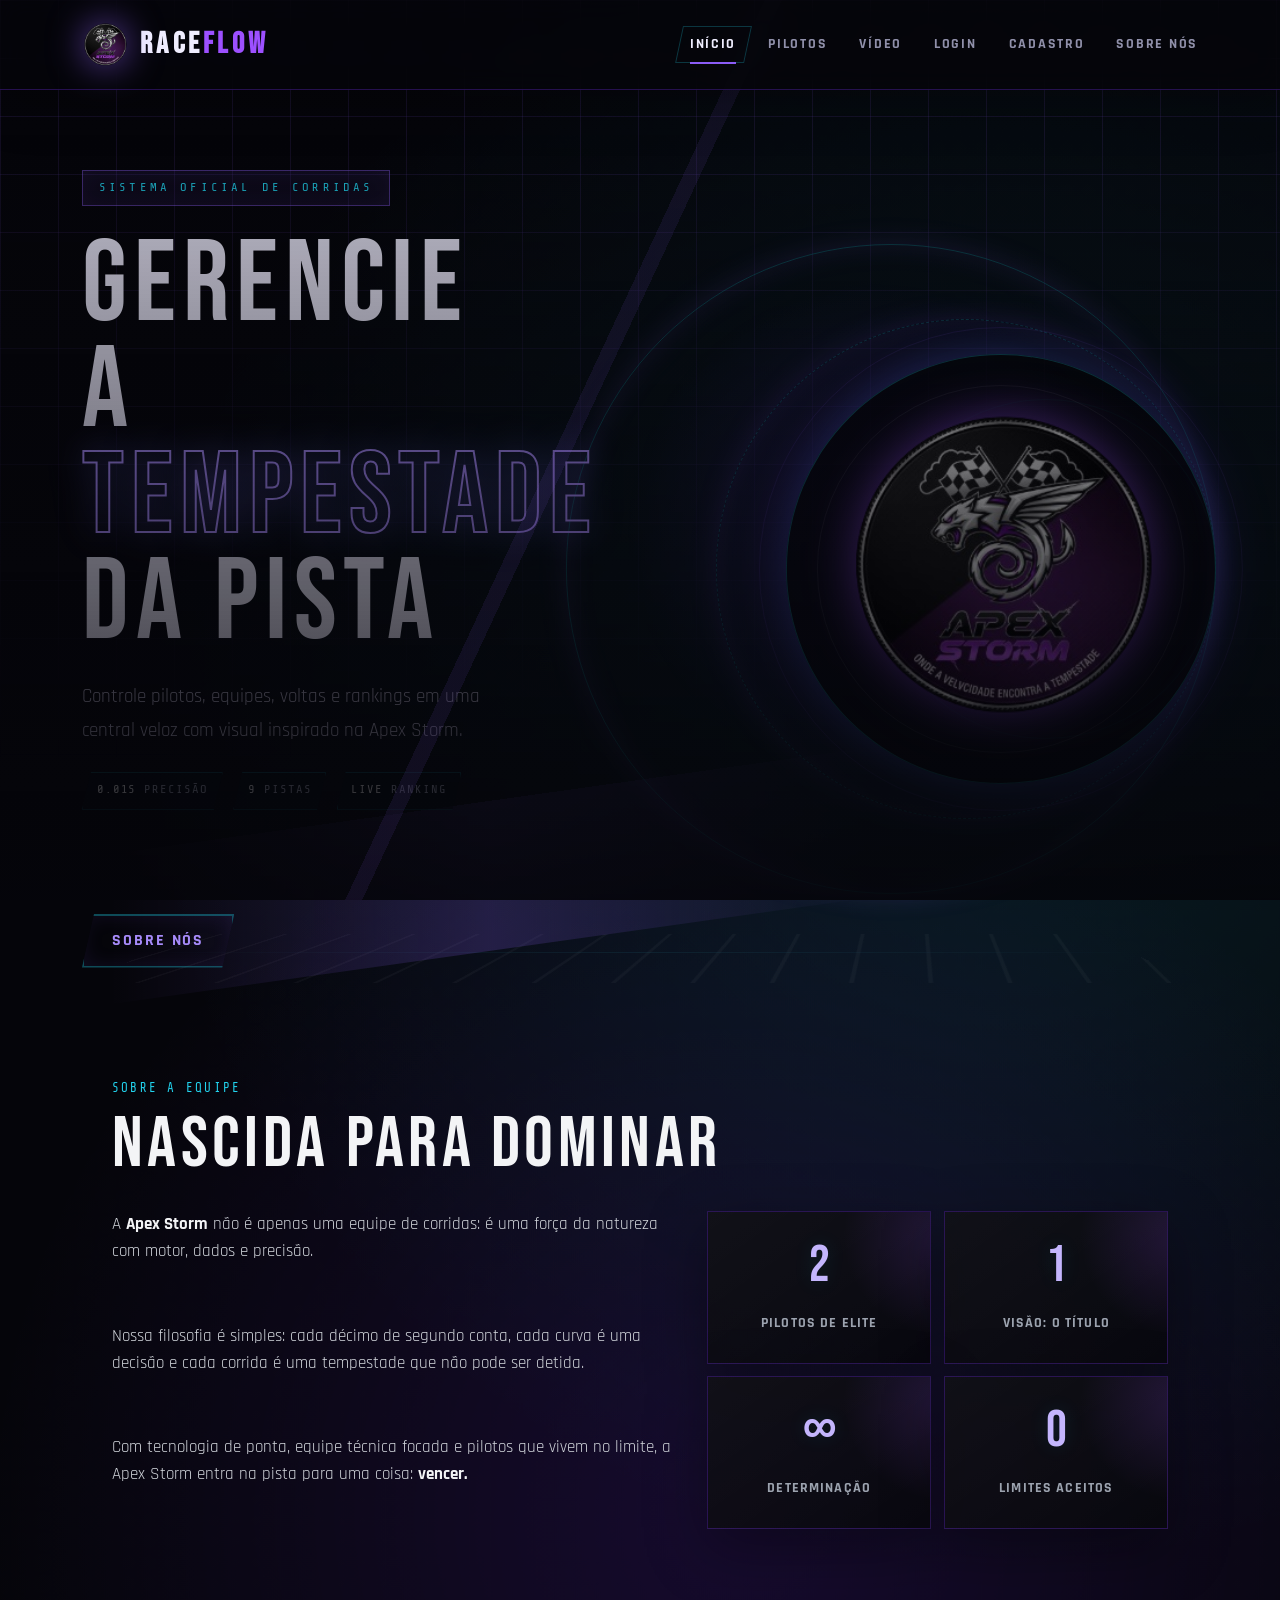
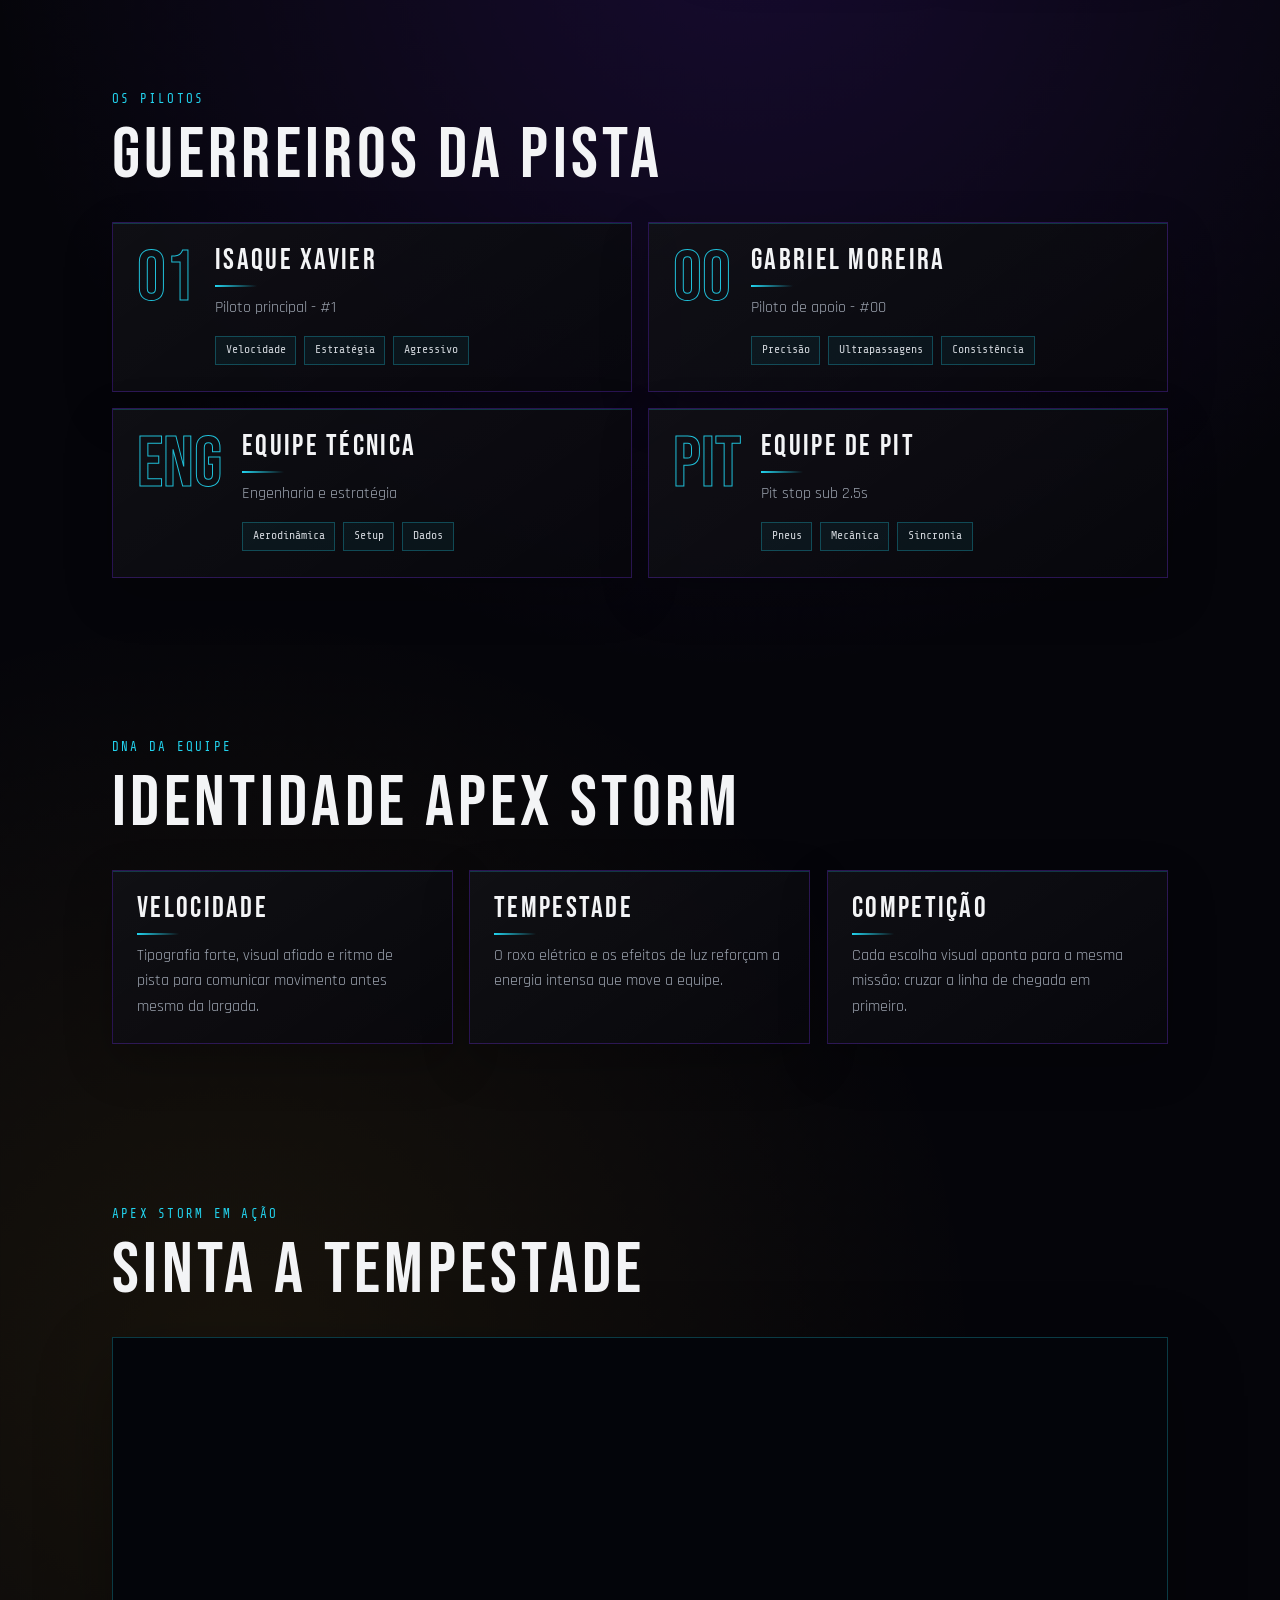
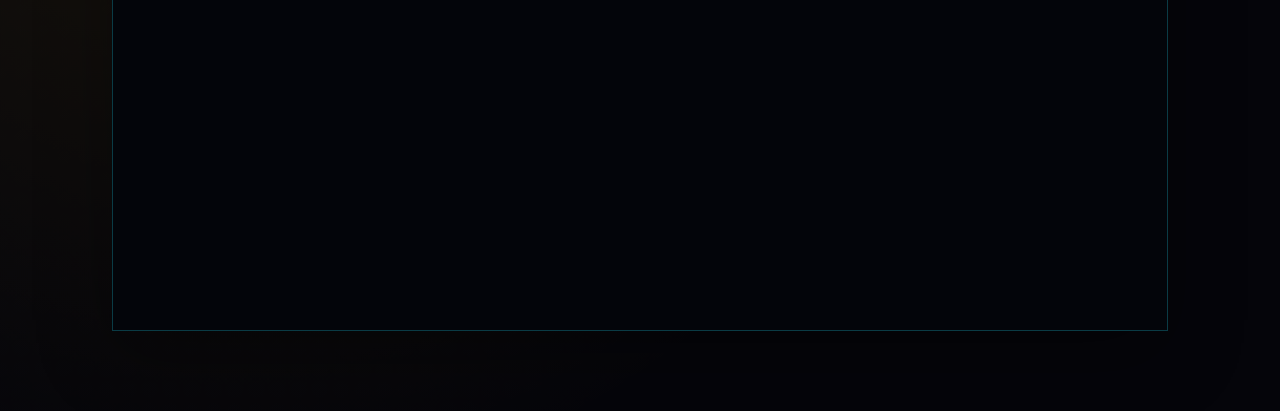
<file: index.html>
<!DOCTYPE html>
<html lang="pt-BR">
<head>
    <meta charset="UTF-8">
    <meta name="viewport" content="width=device-width, initial-scale=1.0">
        <title>RaceFlow - Sistema de Corridas</title>
    <link rel="preconnect" href="https://fonts.googleapis.com">
    <link rel="preconnect" href="https://fonts.gstatic.com" crossorigin>
    <link href="https://fonts.googleapis.com/css2?family=Bebas+Neue&family=Rajdhani:wght@400;500;600;700&family=Share+Tech+Mono&display=swap" rel="stylesheet">
    <link rel="stylesheet" href="styles.css">
</head>
<body>
    <div class="container-home">
        <nav class="navbar home-navbar">
            <div class="navbar-container">
                <a href="index.html" class="navbar-logo home-logo">
                    <img src="img/logo.png" alt="RaceFlow">
                    <span class="logo-text">Race<span>Flow</span></span>
                </a>
                <div class="navbar-links">
                    <a href="#inicio" class="nav-link active">In&iacute;cio</a>
                    <a href="#pilotos" class="nav-link">Pilotos</a>
                    <a href="#video" class="nav-link">V&iacute;deo</a>
                    <a href="login.html" class="nav-link">Login</a>
                    <a href="cadastro.html" class="nav-link">Cadastro</a>
                    <a href="#sobre-nos" class="nav-link">Sobre N&oacute;s</a>
                </div>
            </div>
        </nav>

        <main>
            <section id="inicio" class="hero home-hero">
                <div class="home-glow home-glow-main"></div>
                <div class="home-glow home-glow-track"></div>

                <div class="hero-content">
                    <div class="hero-text">
                        <p class="hero-badge">Sistema oficial de corridas</p>
                        <h1 class="hero-title">
                            Gerencie a <span>tempestade</span> da pista
                        </h1>
                        <p class="hero-subtitle">
                            Controle pilotos, equipes, voltas e rankings em uma central veloz com visual inspirado na Apex Storm.
                        </p>

                        <div class="hero-telemetry" aria-label="Destaques RaceFlow">
                            <span><strong>0.01s</strong> precis&atilde;o</span>
                            <span><strong>9</strong> pistas</span>
                            <span><strong>Live</strong> ranking</span>
                        </div>

                        <div class="hero-buttons">
                            <a href="login.html" class="btn btn-primary">
                                <span>Entrar no Sistema</span>
                                <span class="btn-arrow">-&gt;</span>
                            </a>
                            <a href="cadastro.html" class="btn btn-secondary">Criar Conta</a>
                            <a href="#sobre-nos" class="btn btn-outline">Sobre N&oacute;s</a>
                        </div>
                    </div>

                    <div class="hero-visual" aria-label="Identidade RaceFlow">
                        <div class="speed-ring ring-outer"></div>
                        <div class="speed-ring ring-middle"></div>
                        <div class="speed-ring ring-inner"></div>
                        <div class="hero-logo-card">
                            <img src="img/logo.png" alt="RaceFlow Logo">
                        </div>
                    </div>
                </div>

            </section>

            <section id="sobre-nos" class="home-section about-section">
                <div class="section-heading">
                    <p class="section-kicker">Sobre a equipe</p>
                    <h2>Nascida para dominar</h2>
                </div>

                <div class="about-grid">
                    <div class="about-copy">
                        <p>A <strong>Apex Storm</strong> n&atilde;o &eacute; apenas uma equipe de corridas: &eacute; uma for&ccedil;a da natureza com motor, dados e precis&atilde;o.</p>
                        <p>Nossa filosofia &eacute; simples: cada d&eacute;cimo de segundo conta, cada curva &eacute; uma decis&atilde;o e cada corrida &eacute; uma tempestade que n&atilde;o pode ser detida.</p>
                        <p>Com tecnologia de ponta, equipe t&eacute;cnica focada e pilotos que vivem no limite, a Apex Storm entra na pista para uma coisa: <strong>vencer.</strong></p>
                    </div>

                    <div class="about-stats" aria-label="N&uacute;meros da equipe">
                        <div class="stat-card">
                            <strong>2</strong>
                            <span>Pilotos de elite</span>
                        </div>
                        <div class="stat-card">
                            <strong>1</strong>
                            <span>Vis&atilde;o: o t&iacute;tulo</span>
                        </div>
                        <div class="stat-card">
                            <strong>&infin;</strong>
                            <span>Determina&ccedil;&atilde;o</span>
                        </div>
                        <div class="stat-card">
                            <strong>0</strong>
                            <span>Limites aceitos</span>
                        </div>
                    </div>
                </div>
            </section>

            <section id="pilotos" class="home-section drivers-section">
                <div class="section-heading">
                    <p class="section-kicker">Os pilotos</p>
                    <h2>Guerreiros da pista</h2>
                </div>

                <div class="drivers-grid">
                    <article class="driver-card">
                        <span class="driver-number">01</span>
                        <div>
                            <h3>Isaque Xavier</h3>
                            <p>Piloto principal - #1</p>
                            <div class="driver-tags">
                                <span>Velocidade</span>
                                <span>Estrat&eacute;gia</span>
                                <span>Agressivo</span>
                            </div>
                        </div>
                    </article>

                    <article class="driver-card">
                        <span class="driver-number">00  </span>
                        <div>
                            <h3>Gabriel Moreira</h3>    
                            <p>Piloto de apoio - #00</p>
                            <div class="driver-tags">
                                <span>Precis&atilde;o</span>
                                <span>Ultrapassagens</span>
                                <span>Consist&ecirc;ncia</span>
                            </div>
                        </div>
                    </article>

                    <article class="driver-card">
                        <span class="driver-number">ENG</span>
                        <div>
                            <h3>Equipe t&eacute;cnica</h3>
                            <p>Engenharia e estrat&eacute;gia</p>
                            <div class="driver-tags">
                                <span>Aerodin&acirc;mica</span>
                                <span>Setup</span>
                                <span>Dados</span>
                            </div>
                        </div>
                    </article>

                    <article class="driver-card">
                        <span class="driver-number">PIT</span>
                        <div>
                            <h3>Equipe de pit</h3>
                            <p>Pit stop sub 2.5s</p>
                            <div class="driver-tags">
                                <span>Pneus</span>
                                <span>Mec&acirc;nica</span>
                                <span>Sincronia</span>
                            </div>
                        </div>
                    </article>
                </div>
            </section>

            <section id="identidade" class="home-section identity-section">
                <div class="section-heading">
                    <p class="section-kicker">DNA da equipe</p>
                    <h2>Identidade Apex Storm</h2>
                </div>

                <div class="identity-grid">
                    <article class="identity-card">
                        <h3>Velocidade</h3>
                        <p>Tipografia forte, visual afiado e ritmo de pista para comunicar movimento antes mesmo da largada.</p>
                    </article>
                    <article class="identity-card">
                        <h3>Tempestade</h3>
                        <p>O roxo el&eacute;trico e os efeitos de luz refor&ccedil;am a energia intensa que move a equipe.</p>
                    </article>
                    <article class="identity-card">
                        <h3>Competi&ccedil;&atilde;o</h3>
                        <p>Cada escolha visual aponta para a mesma miss&atilde;o: cruzar a linha de chegada em primeiro.</p>
                    </article>
                </div>
            </section>

            <section id="video" class="home-section video-section">
                <div class="section-heading">
                    <p class="section-kicker">Apex Storm em a&ccedil;&atilde;o</p>
                    <h2>Sinta a tempestade</h2>
                </div>

                <div class="video-frame">
                    <iframe
                        src="https://www.youtube.com/embed/m1qp6Tl3pZw?rel=0&modestbranding=1"
                        title="Apex Storm - V&iacute;deo oficial"
                        allow="accelerometer; autoplay; clipboard-write; encrypted-media; gyroscope; picture-in-picture"
                        allowfullscreen>
                    </iframe>
                </div>
            </section>
        </main>
    </div>

    <script src="script.js"></script>
</body>
</html>
</file>
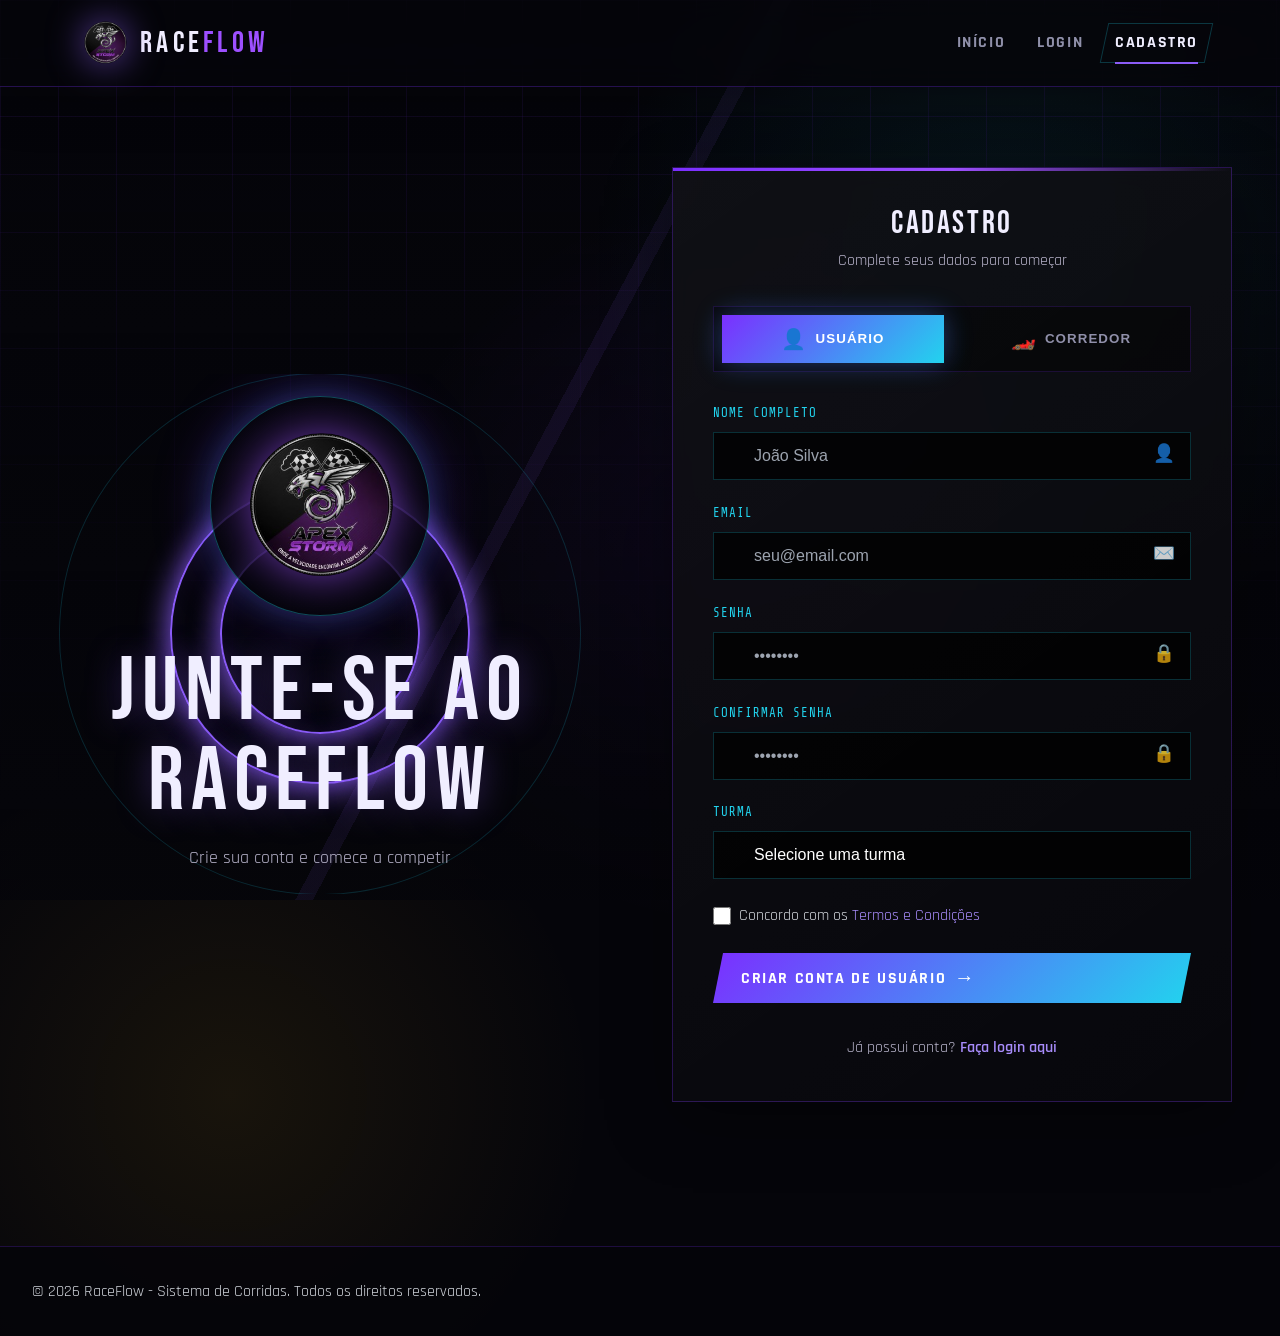
<file: cadastro.html>
<!DOCTYPE html>
<html lang="pt-BR">
<head>
    <meta charset="UTF-8">
    <meta name="viewport" content="width=device-width, initial-scale=1.0">
    <title>Cadastro - RaceFlow</title>
    <link rel="preconnect" href="https://fonts.googleapis.com">
    <link rel="preconnect" href="https://fonts.gstatic.com" crossorigin>
    <link href="https://fonts.googleapis.com/css2?family=Bebas+Neue&family=Rajdhani:wght@400;500;600;700&family=Share+Tech+Mono&display=swap" rel="stylesheet">
    <link rel="stylesheet" href="styles.css">
</head>
<body>
    <div class="container-auth">
        <!-- Navbar -->
        <nav class="navbar">
            <div class="navbar-container">
                <a href="index.html" class="navbar-logo brand-logo">
                    <img src="img/logo.png" alt="RaceFlow">
                    <span class="logo-text">Race<span>Flow</span></span>
                </a>
                <div class="navbar-links">
                    <a href="index.html" class="nav-link">Início</a>
                    <a href="login.html" class="nav-link">Login</a>
                    <a href="cadastro.html" class="nav-link active">Cadastro</a>
                </div>
            </div>
        </nav>

        <div class="auth-wrapper">
            <!-- Left Section -->
            <div class="auth-visual">
                <div class="neon-circle circle-1"></div>
                <div class="neon-circle circle-2"></div>
                <div class="auth-brand-mark"><img src="img/logo.png" alt="RaceFlow"></div>
                <h2>Junte-se ao RaceFlow</h2>
                <p>Crie sua conta e comece a competir</p>
            </div>

            <!-- Right Section -->
            <div class="auth-form">
                <div class="form-header">
                    <h1>Cadastro</h1>
                    <p>Complete seus dados para começar</p>
                </div>

                <!-- Register Type Selector -->
                <div class="login-tabs">
                    <button class="tab-btn active" data-type="usuario">
                        <span class="tab-icon">👤</span>
                        Usuário
                    </button>
                    <button class="tab-btn" data-type="corredor">
                        <span class="tab-icon">🏎️</span>
                        Corredor
                    </button>
                </div>

                <!-- Usuario Registration Form -->
                <form id="formCadastroUsuario" class="auth-form-content active">
                    <div class="form-group">
                        <label for="nomeUsuario">Nome Completo</label>
                        <input type="text" id="nomeUsuario" placeholder="João Silva" required>
                        <span class="input-icon">👤</span>
                    </div>

                    <div class="form-group">
                        <label for="emailCadastroUsuario">Email</label>
                        <input type="email" id="emailCadastroUsuario" placeholder="seu@email.com" required>
                        <span class="input-icon">✉️</span>
                    </div>

                    <div class="form-group">
                        <label for="senhaCadastroUsuario">Senha</label>
                        <input type="password" id="senhaCadastroUsuario" placeholder="••••••••" required>
                        <span class="input-icon">🔒</span>
                    </div>

                    <div class="form-group">
                        <label for="confirmSenhaUsuario">Confirmar Senha</label>
                        <input type="password" id="confirmSenhaUsuario" placeholder="••••••••" required>
                        <span class="input-icon">🔒</span>
                    </div>

                    <div class="form-group">
                        <label for="turmaUsuario">Turma</label>
                        <select id="turmaUsuario" required>
                            <option value="">Selecione uma turma</option>
                            <option value="Turma A">IDEV 3</option>
                            <option value="Turma B">IDEV 4</option>
                            <option value="Turma C">IDEV 5</option>
                            <option value="Turma D">OUTRO IDEV</option>
                            <option value="Turma E">ILEMEC 3</option>
                            <option value="Turma F">ILEMEC 4</option>
                            <option value="Turma G">ILEMEC 5</option>
                            <option value="Turma H">OUTRO ILEMEC</option>
                        </select>
                    </div>

                    <div class="form-checkbox">
                        <input type="checkbox" id="termsUsuario" required>
                        <label for="termsUsuario">Concordo com os <a href="#">Termos e Condições</a></label>
                    </div>

                    <button type="submit" class="btn btn-primary btn-full">
                        <span>Criar Conta de Usuário</span>
                        <span class="btn-arrow">→</span>
                    </button>
                </form>

                <!-- Corredor Registration Form -->
                <form id="formCadastroCorredor" class="auth-form-content">
                    <div class="form-group">
                        <label for="nomeCorredor">Nome Completo</label>
                        <input type="text" id="nomeCorredor" placeholder="João Silva" required>
                        <span class="input-icon">👤</span>
                    </div>

                    <div class="form-group">
                        <label for="emailCadastroCorredor">Email</label>
                        <input type="email" id="emailCadastroCorredor" placeholder="seu@email.com" required>
                        <span class="input-icon">✉️</span>
                    </div>

                    <div class="form-group">
                        <label for="senhaCadastroCorredor">Senha</label>
                        <input type="password" id="senhaCadastroCorredor" placeholder="••••••••" required>
                        <span class="input-icon">🔒</span>
                    </div>

                    <div class="form-group">
                        <label for="confirmSenhaCorredor">Confirmar Senha</label>
                        <input type="password" id="confirmSenhaCorredor" placeholder="••••••••" required>
                        <span class="input-icon">🔒</span>
                    </div>

                    <div class="form-row">
                        <div class="form-group">
                            <label for="turmaCorredor">Turma</label>
                            <select id="turmaCorredor" required>
                                <option value="">Selecione uma turma</option>
                                <option value="Turma A">IDEV 3</option>
                                <option value="Turma B">IDEV 4</option>
                                <option value="Turma C">IDEV 5</option>
                                <option value="Turma D">OUTRO IDEV</option>
                                <option value="Turma E">ILEMEC 3</option>
                                <option value="Turma F">ILEMEC 4</option>
                                <option value="Turma G">ILEMEC 5</option>
                                <option value="Turma H">OUTRO ILEMEC</option>
                            </select>
                        </div>

                        <div class="form-group">
                            <label for="equipeCorredor">Equipe</label>
                            <select id="equipeCorredor" required>
                                <option value="">Selecione uma equipe</option>
                                <option value="Septem Racing">Septem Racing</option>
                                <option value="Cowabunga">Cowabunga</option>
                                <option value="Sakura Racing">Sakura Racing</option>
                                <option value="Windspeed">Windspeed</option>
                                <option value="Apex Racing">Apex Racing</option>
                                <option value="Racing Angels">Racing Angels</option>
                                <option value="Kerberus">Kerberus</option>
                                <option value="Lightning McQueen">Lightning McQueen</option>
                            </select>
                        </div>
                    </div>

                    <div class="form-checkbox">
                        <input type="checkbox" id="termsCorredor" required>
                        <label for="termsCorredor">Concordo com os <a href="#">Termos e Condições</a></label>
                    </div>

                    <button type="submit" class="btn btn-primary btn-full">
                        <span>Criar Conta de Corredor</span>
                        <span class="btn-arrow">→</span>
                    </button>
                </form>

                <!-- Success Message -->
                <div id="successMessage" class="alert alert-success" style="display: none;">
                    ✓ Cadastro realizado com sucesso! Redirecionando...
                </div>

                <!-- Error Message -->
                <div id="errorMessage" class="alert alert-error" style="display: none;"></div>

                <div class="form-footer">
                    <p>Já possui conta? <a href="login.html" class="link">Faça login aqui</a></p>
                </div>
            </div>
        </div>

        <!-- Footer -->
        <footer class="footer">
            <div class="footer-content">
                <p>&copy; 2026 RaceFlow - Sistema de Corridas. Todos os direitos reservados.</p>
            </div>
        </footer>
    </div>

    <script src="script.js"></script>
    <script>
        // Register Tab Switching
        document.querySelectorAll('.tab-btn').forEach(tab => {
            tab.addEventListener('click', function() {
                const type = this.dataset.type;
                
                document.querySelectorAll('.tab-btn').forEach(t => t.classList.remove('active'));
                this.classList.add('active');
                
                document.querySelectorAll('.auth-form-content').forEach(form => form.classList.remove('active'));
                if (type === 'usuario') {
                    document.getElementById('formCadastroUsuario').classList.add('active');
                } else {
                    document.getElementById('formCadastroCorredor').classList.add('active');
                }
            });
        });

const API_URL = 'http://localhost:3000';

        async function sendCadastro(path, payload) {
            try {
                const response = await fetch(`${API_URL}${path}`, {
                    method: 'POST',
                    headers: {
                        'Content-Type': 'application/json'
                    },
                    body: JSON.stringify(payload)
                });

                const data = await response.json();
                if (!response.ok) {
                    throw new Error(data.erro || data.message || 'Erro ao cadastrar');
                }

                return data;
            } catch (error) {
                throw new Error(error.message || 'Erro de conexão');
            }
        }

        // Usuario Registration Handler
        document.getElementById('formCadastroUsuario').addEventListener('submit', async function(e) {
            e.preventDefault();
            
            const nome = document.getElementById('nomeUsuario').value;
            const email = document.getElementById('emailCadastroUsuario').value;
            const senha = document.getElementById('senhaCadastroUsuario').value;
            const confirmSenha = document.getElementById('confirmSenhaUsuario').value;
            const turma = document.getElementById('turmaUsuario').value;
            
            if (senha !== confirmSenha) {
                showErrorMessage('As senhas não conferem');
                return;
            }

            if (!turma) {
                showErrorMessage('Selecione uma turma');
                return;
            }

            try {
                await sendCadastro('/usuarios/cadastro', { nome, email, senha, turma });
                localStorage.setItem('userLoggedIn', JSON.stringify({
                    type: 'usuario',
                    email,
                    name: nome,
                    turma
                }));

                showSuccessMessage();
                setTimeout(() => {
                    window.location.href = 'dashboard.html';
                }, 1500);
            } catch (error) {
                showErrorMessage(error.message);
            }
        });

        // Corredor Registration Handler
        document.getElementById('formCadastroCorredor').addEventListener('submit', async function(e) {
            e.preventDefault();
            
            const nome = document.getElementById('nomeCorredor').value;
            const email = document.getElementById('emailCadastroCorredor').value;
            const senha = document.getElementById('senhaCadastroCorredor').value;
            const confirmSenha = document.getElementById('confirmSenhaCorredor').value;
            const turma = document.getElementById('turmaCorredor').value;
            const equipe = document.getElementById('equipeCorredor').value;
            
            if (senha !== confirmSenha) {
                showErrorMessage('As senhas não conferem');
                return;
            }
            
            if (!turma || !equipe) {
                showErrorMessage('Todos os campos são obrigatórios');
                return;
            }
            
            try {
                const data = await sendCadastro('/corredores/cadastro', { nome, email, senha, turma, equipe });
                localStorage.setItem('userLoggedIn', JSON.stringify({
                    type: 'corredor',
                    id: data.id,
                    id_corredores: data.id,
                    email,
                    name: nome,
                    turma,
                    equipe
                }));

                showSuccessMessage();
                setTimeout(() => {
                    window.location.href = 'dashboard.html';
                }, 1500);
            } catch (error) {
                showErrorMessage(error.message);
            }
        });

        function showSuccessMessage() {
            document.getElementById('successMessage').style.display = 'block';
            document.getElementById('errorMessage').style.display = 'none';
        }

        function showErrorMessage(message) {
            document.getElementById('errorMessage').textContent = `✗ ${message}`;
            document.getElementById('errorMessage').style.display = 'block';
        }
    </script>
</body>
</html>
</file>
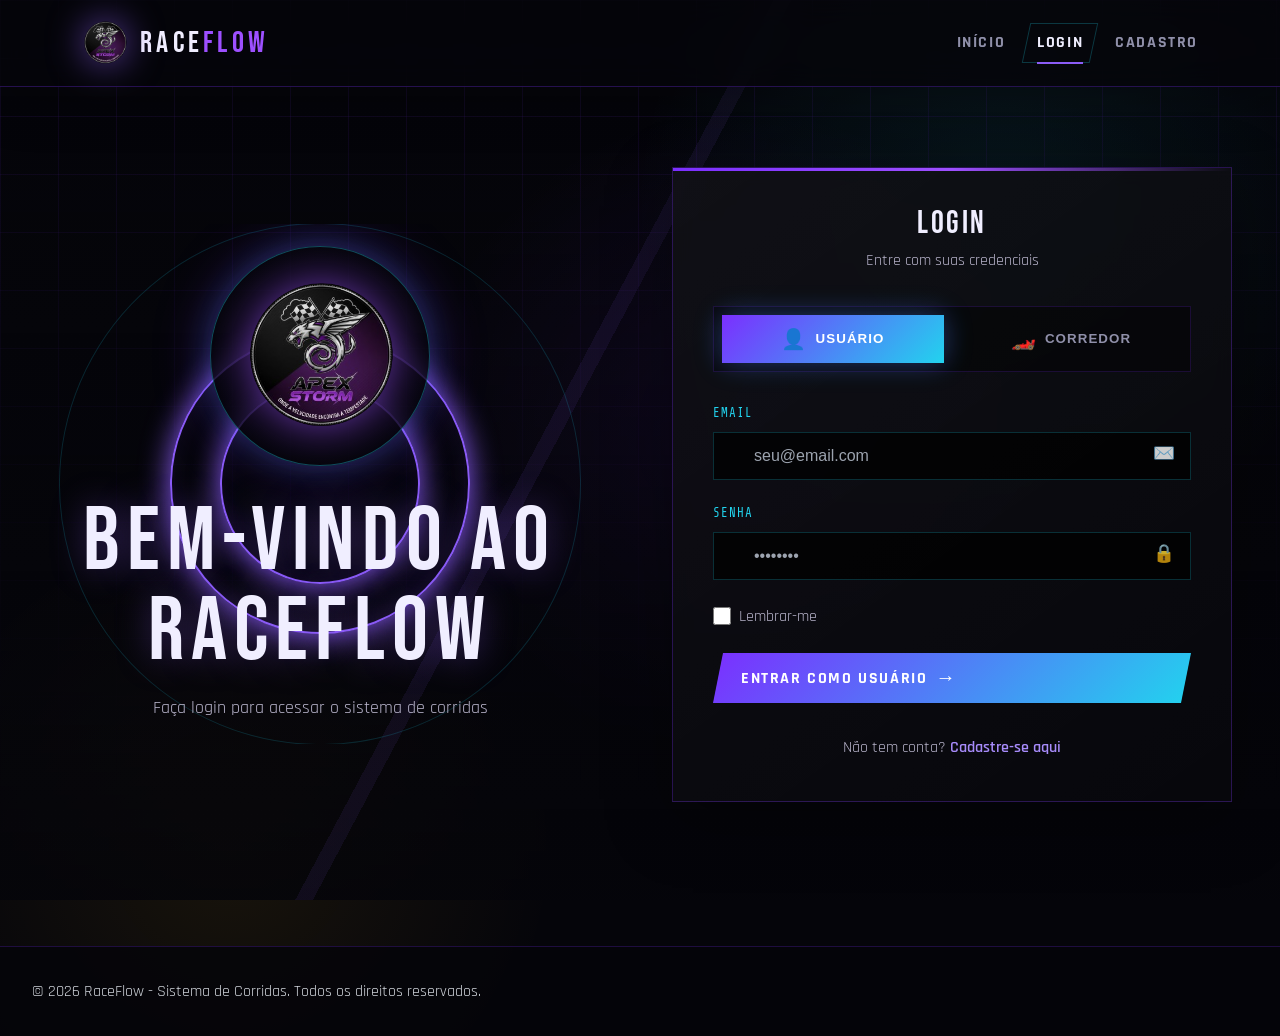
<file: login.html>
<!DOCTYPE html>
<html lang="pt-BR">
<head>
    <meta charset="UTF-8">
    <meta name="viewport" content="width=device-width, initial-scale=1.0">
    <title>Login - RaceFlow</title>
    <link rel="preconnect" href="https://fonts.googleapis.com">
    <link rel="preconnect" href="https://fonts.gstatic.com" crossorigin>
    <link href="https://fonts.googleapis.com/css2?family=Bebas+Neue&family=Rajdhani:wght@400;500;600;700&family=Share+Tech+Mono&display=swap" rel="stylesheet">
    <link rel="stylesheet" href="styles.css">
</head>
<body>
    <div class="container-auth">
        <!-- Navbar -->
        <nav class="navbar">
            <div class="navbar-container">
                <a href="index.html" class="navbar-logo brand-logo">
                    <img src="img/logo.png" alt="RaceFlow">
                    <span class="logo-text">Race<span>Flow</span></span>
                </a>
                <div class="navbar-links">
                    <a href="index.html" class="nav-link">Início</a>
                    <a href="login.html" class="nav-link active">Login</a>
                    <a href="cadastro.html" class="nav-link">Cadastro</a>
                </div>
            </div>
        </nav>

        <div class="auth-wrapper">
            <!-- Left Section -->
            <div class="auth-visual">
                <div class="neon-circle circle-1"></div>
                <div class="neon-circle circle-2"></div>
                <div class="auth-brand-mark"><img src="img/logo.png" alt="RaceFlow"></div>
                <h2>Bem-vindo ao RaceFlow</h2>
                <p>Faça login para acessar o sistema de corridas</p>
            </div>

            <!-- Right Section -->
            <div class="auth-form">
                <div class="form-header">
                    <h1>Login</h1>
                    <p>Entre com suas credenciais</p>
                </div>

                <!-- Login Type Selector -->
                <div class="login-tabs">
                    <button class="tab-btn active" data-type="usuario">
                        <span class="tab-icon">👤</span>
                        Usuário
                    </button>
                    <button class="tab-btn" data-type="corredor">
                        <span class="tab-icon">🏎️</span>
                        Corredor
                    </button>
                </div>

                <!-- Usuario Login Form -->
                <form id="formLoginUsuario" class="auth-form-content active">
                    <div class="form-group">
                        <label for="emailUsuario">Email</label>
                        <input type="email" id="emailUsuario" placeholder="seu@email.com" required>
                        <span class="input-icon">✉️</span>
                    </div>

                    <div class="form-group">
                        <label for="senhaUsuario">Senha</label>
                        <input type="password" id="senhaUsuario" placeholder="••••••••" required>
                        <span class="input-icon">🔒</span>
                    </div>

                    <div class="form-remember">
                        <input type="checkbox" id="rememberUsuario">
                        <label for="rememberUsuario">Lembrar-me</label>
                    </div>

                    <button type="submit" class="btn btn-primary btn-full">
                        <span>Entrar como Usuário</span>
                        <span class="btn-arrow">→</span>
                    </button>
                </form>

                <!-- Corredor Login Form -->
                <form id="formLoginCorredor" class="auth-form-content">
                    <div class="form-group">
                        <label for="emailCorredor">Email</label>
                        <input type="email" id="emailCorredor" placeholder="seu@email.com" required>
                        <span class="input-icon">✉️</span>
                    </div>

                    <div class="form-group">
                        <label for="senhaCorredor">Senha</label>
                        <input type="password" id="senhaCorredor" placeholder="••••••••" required>
                        <span class="input-icon">🔒</span>
                    </div>

                    <div class="form-group">
                        <label for="equipeCorredor">Equipe</label>
                        <select id="equipeCorredor" required>
                            <option value="" disabled selected>Selecione sua equipe</option>
                            <option value="Septem Racing">Septem Racing - Grécia</option>
                            <option value="Cowabunga">Cowabunga - Itália</option>
                            <option value="Sakura Racing">Sakura Racing - Japão</option>
                            <option value="Windspeed">Windspeed - Estado Islamico</option>
                            <option value="Apex Racing">Apex Storm - Estados Unidos</option>
                            <option value="Racing Angels">Racing Angels - Brasil</option>
                            <option value="Kerberus">Kerberus - Grécia</option>
                            <option value="Lightning McQueen">Lightning McQueen - França</option>
                        </select>
                    </div>

                    <div class="form-remember">
                        <input type="checkbox" id="rememberCorredor">
                        <label for="rememberCorredor">Lembrar-me</label>
                    </div>

                    <button type="submit" class="btn btn-primary btn-full">
                        <span>Entrar como Corredor</span>
                        <span class="btn-arrow">→</span>
                    </button>
                </form>

                <!-- Success Message -->
                <div id="successMessage" class="alert alert-success" style="display: none;">
                    ✓ Login realizado com sucesso! Redirecionando...
                </div>

                <!-- Error Message -->
                <div id="errorMessage" class="alert alert-error" style="display: none;"></div>

                <div class="form-footer">
                    <p>Não tem conta? <a href="cadastro.html" class="link">Cadastre-se aqui</a></p>
                </div>
            </div>
        </div>

        <!-- Footer -->
        <footer class="footer">
            <div class="footer-content">
                <p>&copy; 2026 RaceFlow - Sistema de Corridas. Todos os direitos reservados.</p>
            </div>
        </footer>
    </div>

    <script src="script.js"></script>
    <script>
        const API_URL = 'http://localhost:3000';

        function showSuccessMessage(message) {
            const element = document.getElementById('successMessage');
            if (element) {
                element.textContent = `✓ ${message}`;
                element.style.display = 'block';
            }
            const errorElement = document.getElementById('errorMessage');
            if (errorElement) {
                errorElement.style.display = 'none';
            }
        }

        function showErrorMessage(message) {
            const element = document.getElementById('errorMessage');
            if (element) {
                element.textContent = `✗ ${message}`;
                element.style.display = 'block';
            }
        }

        function setUserSession(user) {
            localStorage.setItem('userLoggedIn', JSON.stringify(user));
        }

        async function sendRequest(path, payload) {
            try {
                const response = await fetch(`${API_URL}${path}`, {
                    method: 'POST',
                    headers: { 'Content-Type': 'application/json' },
                    body: JSON.stringify(payload)
                });

                const data = await response.json();
                if (!response.ok) {
                    throw new Error(data.erro || data.message || 'Erro ao conectar com o servidor');
                }

                return data;
            } catch (error) {
                throw new Error(error.message || 'Erro ao conectar com o servidor');
            }
        }

        document.querySelectorAll('.tab-btn').forEach(tab => {
            tab.addEventListener('click', function() {
                const type = this.dataset.type;
                document.querySelectorAll('.tab-btn').forEach(t => t.classList.remove('active'));
                this.classList.add('active');
                document.querySelectorAll('.auth-form-content').forEach(form => form.classList.remove('active'));
                if (type === 'usuario') {
                    document.getElementById('formLoginUsuario').classList.add('active');
                } else {
                    document.getElementById('formLoginCorredor').classList.add('active');
                }
            });
        });

        document.getElementById('formLoginUsuario').addEventListener('submit', async function(e) {
            e.preventDefault();
            const email = document.getElementById('emailUsuario').value.trim();
            const senha = document.getElementById('senhaUsuario').value.trim();

            if (!email || !senha) {
                showErrorMessage('Email e senha são obrigatórios');
                return;
            }

            if (email === 'joao@adm' && senha === '123') {
                setUserSession({ type: 'admin', email, name: 'Administrador', isAdmin: true });
                showSuccessMessage('Acesso administrativo');
                setTimeout(() => { window.location.href = 'admin.html'; }, 800);
                return;
            }

            try {
                const data = await sendRequest('/usuarios/login', { email, senha });
                setUserSession({ type: 'usuario', email, name: data.user?.nome || email.split('@')[0], token: data.token });
                showSuccessMessage('Login realizado com sucesso');
                setTimeout(() => { window.location.href = 'dashboard.html'; }, 800);
            } catch (error) {
                showErrorMessage(error.message);
            }
        });

        document.getElementById('formLoginCorredor').addEventListener('submit', async function(e) {
            e.preventDefault();
            const email = document.getElementById('emailCorredor').value.trim();
            const senha = document.getElementById('senhaCorredor').value.trim();
            const equipe = (document.getElementById('equipeCorredor') && document.getElementById('equipeCorredor').value) ? document.getElementById('equipeCorredor').value.trim() : '';

            if (!email || !senha) {
                showErrorMessage('Email e senha são obrigatórios');
                return;
            }

            if (email === 'joao@adm' && senha === '123') {
                setUserSession({ type: 'admin', email, name: 'Administrador', isAdmin: true });
                showSuccessMessage('Acesso administrativo');
                setTimeout(() => { window.location.href = 'admin.html'; }, 800);
                return;
            }

            try {
                const data = await sendRequest('/corredores/login', { email, senha, equipe });
                const corredorId = data.corredor?.id || data.corredor?.id_corredores;
                setUserSession({
                    type: 'corredor',
                    id: corredorId,
                    id_corredores: corredorId,
                    email,
                    name: data.corredor?.nome || email.split('@')[0],
                    equipe: equipe || data.corredor?.equipe || null,
                    token: data.token
                });
                showSuccessMessage('Login realizado com sucesso');
                setTimeout(() => { window.location.href = 'dashboard.html'; }, 800);
            } catch (error) {
                showErrorMessage(error.message);
            }
        });
    </script>
</body>
</html>
</file>
<file: styles.css>
:root {
    --primary-color: #8B5CF6;
    --primary-dark: #7C3AED;
    --primary-light: #A78BFA;
    --secondary-color: #1F2937;
    --secondary-dark: #111827;
    --secondary-light: #374151;
    --accent-color: #EC4899;
    --success-color: #10B981;
    --warning-color: #F59E0B;
    --danger-color: #EF4444;
    --info-color: #3B82F6;
    --text-primary: #F3F4F6;
    --text-secondary: #D1D5DB;
    --text-tertiary: #9CA3AF;
    --bg-dark: #0F172A;
    --bg-darker: #0B1120;
    --bg-light: #1E293B;
    --border-color: rgba(139, 92, 246, 0.2);
    --glow-color: #8B5CF6;
    --transition: all 0.3s cubic-bezier(0.4, 0, 0.2, 1);
}

* {
    margin: 0;
    padding: 0;
    box-sizing: border-box;
}

html {
    scroll-behavior: smooth;
}

body {
    font-family: 'Segoe UI', Tahoma, Geneva, Verdana, sans-serif;
    background: linear-gradient(135deg, var(--bg-darker) 0%, var(--secondary-dark) 100%);
    color: var(--text-primary);
    line-height: 1.6;
    min-height: 100vh;
}

    /* SCROLLBAR STYLING */

::-webkit-scrollbar {
    width: 8px;
    height: 8px;
}

::-webkit-scrollbar-track {
    background: transparent;
}

::-webkit-scrollbar-thumb {
    background: rgba(139, 92, 246, 0.5);
    border-radius: 5px;
}

::-webkit-scrollbar-thumb:hover {
    background: var(--primary-color);
}

/* ===========================
    NAVIGATION
   =========================== */
.navbar {
    background: transparent;
    border-bottom: none;
    padding: 1rem 0;
    position: relative;
    z-index: 1000;
    backdrop-filter: none;
    box-shadow: none;
}

.navbar-dark {
    background: transparent;
    border-bottom: none;
    box-shadow: none;
}

.navbar-dark {
    background: linear-gradient(180deg, var(--secondary-dark) 0%, var(--bg-darker) 100%);
    border-bottom: none;
    box-shadow: none;
}

.navbar-container {
    max-width: 100%;
    margin: 0;
    padding: 0 2rem;
    display: flex;
    justify-content: space-between;
    align-items: center;
}

.navbar-logo {
    display: flex;
    align-items: center;
    gap: 0.75rem;
    font-size: 1.75rem;
    font-weight: bold;
    color: var(--text-primary);
}

.logo-icon {
    font-size: 2rem;
}

.navbar-links {
    display: flex;
    gap: 2rem;
    align-items: center;
}

.nav-link {
    color: var(--text-secondary);
    text-decoration: none;
    font-weight: 500;
    transition: var(--transition);
    position: relative;
    padding: 0;
}

.nav-link:hover {
    color: var(--primary-light);
}

.nav-link.active {
    color: var(--text-secondary);
}

/* ===========================
    HOME PAGE
   =========================== */
.container-home {
    min-height: 100vh;
    display: flex;
    flex-direction: column;
    position: relative;
    overflow: hidden;
    background:
        radial-gradient(circle at 70% 45%, rgba(139, 92, 246, 0.22), transparent 30%),
        radial-gradient(circle at 20% 85%, rgba(167, 139, 250, 0.1), transparent 28%),
        #05050a;
    color: #f0eeff;
    font-family: 'Rajdhani', sans-serif;
}

.container-home::before {
    content: '';
    position: fixed;
    inset: 0;
    background-image:
        linear-gradient(rgba(139, 92, 246, 0.18) 1px, transparent 1px),
        linear-gradient(90deg, rgba(139, 92, 246, 0.18) 1px, transparent 1px);
    background-size: 58px 58px;
    mask-image: linear-gradient(to bottom, rgba(0, 0, 0, 0.9), transparent 85%);
    pointer-events: none;
    z-index: 0;
    animation: gridDrift 18s linear infinite;
}

.container-home::after {
    content: '';
    position: fixed;
    inset: 0;
    background:
        linear-gradient(115deg, transparent 0 45%, rgba(139, 92, 246, 0.09) 45% 46%, transparent 46% 100%),
        linear-gradient(180deg, rgba(5, 5, 10, 0.08), rgba(5, 5, 10, 0.9));
    pointer-events: none;
    z-index: 0;
}

.home-navbar {
    position: sticky;
    top: 0;
    z-index: 10;
    padding: 1.1rem 0;
    background: rgba(5, 5, 10, 0.78);
    border-bottom: 1px solid rgba(139, 92, 246, 0.28);
    backdrop-filter: blur(14px);
    transition: padding 0.25s ease, background 0.25s ease, border-color 0.25s ease;
}

.home-navbar .navbar-container {
    max-width: 1180px;
    margin: 0 auto;
}

.home-logo {
    color: #f0eeff;
    text-decoration: none;
}

.home-logo img {
    width: 46px;
    height: 46px;
    border-radius: 50%;
    object-fit: cover;
    filter: drop-shadow(0 0 18px rgba(139, 92, 246, 0.65));
    transition: transform 0.35s ease, filter 0.35s ease;
}

.home-logo:hover img,
.brand-logo:hover img {
    transform: rotate(-4deg) scale(1.06);
    filter: drop-shadow(0 0 26px rgba(157, 80, 255, 0.9));
}

.home-logo .logo-text {
    font-family: 'Bebas Neue', sans-serif;
    font-size: 1.9rem;
    letter-spacing: 0.14em;
    line-height: 1;
    text-transform: uppercase;
}

.home-logo .logo-text span {
    color: #9d50ff;
}

.container-home .nav-link {
    font-family: 'Rajdhani', sans-serif;
    font-size: 0.9rem;
    font-weight: 700;
    letter-spacing: 0.12em;
    text-transform: uppercase;
    color: #9090aa;
}

.container-home .nav-link.active,
.container-home .nav-link:hover {
    color: #f0eeff;
}

.container-home .nav-link::after {
    content: '';
    position: absolute;
    left: 0;
    bottom: -8px;
    width: 100%;
    height: 2px;
    background: #8b5cf6;
    transform: scaleX(0);
    transform-origin: right;
    transition: transform 0.25s ease;
}

.container-home .nav-link:hover::after,
.container-home .nav-link.active::after {
    transform: scaleX(1);
    transform-origin: left;
}

.hero {
    flex: 1;
    display: flex;
    align-items: center;
    justify-content: center;
    padding: 4rem 2rem;
    max-width: 1400px;
    margin: 0 auto;
    width: 100%;
}

.home-hero {
    position: relative;
    z-index: 1;
    min-height: calc(100vh - 82px);
    max-width: 1180px;
    padding: 5rem 2rem 2rem;
}

.hero-content {
    display: grid;
    grid-template-columns: 1fr 1fr;
    gap: 4rem;
    align-items: center;
    width: 100%;
}

.container-home .hero-content {
    grid-template-columns: minmax(0, 0.88fr) minmax(360px, 1.12fr);
    gap: clamp(2rem, 7vw, 6rem);
}

.container-home .hero-text {
    position: relative;
    z-index: 2;
    animation: slideFadeUp 0.85s ease both;
}

.hero-badge {
    display: inline-flex;
    align-items: center;
    min-height: 34px;
    margin-bottom: 1.7rem;
    padding: 0.45rem 1rem;
    border: 1px solid rgba(139, 92, 246, 0.48);
    background: rgba(139, 92, 246, 0.08);
    color: #a78bfa;
    font-family: 'Share Tech Mono', monospace;
    font-size: 0.76rem;
    letter-spacing: 0.26em;
    text-transform: uppercase;
    box-shadow: inset 0 0 20px rgba(139, 92, 246, 0.08);
    animation: slideFadeUp 0.7s ease 0.08s both;
}

.container-home .hero-title {
    max-width: 650px;
    margin-bottom: 1.4rem;
    font-family: 'Bebas Neue', sans-serif;
    font-size: clamp(4.2rem, 9vw, 7.6rem);
    font-weight: 400;
    letter-spacing: 0.06em;
    line-height: 0.92;
    text-transform: uppercase;
    color: #f0eeff;
    animation: slideFadeUp 0.8s ease 0.16s both;
}

.container-home .hero-title span {
    display: block;
    color: transparent;
    -webkit-text-stroke: 2px #9d50ff;
    text-shadow: 0 0 34px rgba(139, 92, 246, 0.35);
}

.gradient-text {
    background: linear-gradient(135deg, var(--primary-color) 0%, var(--accent-color) 100%);
    -webkit-background-clip: text;
    -webkit-text-fill-color: transparent;
    background-clip: text;
}

.container-home .hero-subtitle {
    max-width: 560px;
    margin-bottom: 2.2rem;
    color: #b7b3ca;
    font-size: 1.2rem;
    line-height: 1.8;
    animation: slideFadeUp 0.8s ease 0.24s both;
}

.hero-buttons {
    display: flex;
    gap: 1rem;
    flex-wrap: wrap;
}

.container-home .hero-buttons {
    gap: 1rem;
    animation: slideFadeUp 0.8s ease 0.32s both;
}

.container-home .btn {
    min-height: 52px;
    border-radius: 0;
    clip-path: polygon(12px 0%, 100% 0%, calc(100% - 12px) 100%, 0% 100%);
    font-family: 'Rajdhani', sans-serif;
    font-weight: 700;
    letter-spacing: 0.12em;
    text-transform: uppercase;
    transform: translateY(0);
    transition: background 0.25s ease, border-color 0.25s ease, box-shadow 0.25s ease, transform 0.25s ease, color 0.25s ease;
}

.container-home .btn-primary {
    background: #7b2fff;
    box-shadow: 0 0 34px rgba(123, 47, 255, 0.32);
}

.container-home .btn-primary:hover {
    background: #9d50ff;
    transform: translateY(-3px);
}

.container-home .btn-secondary {
    background: rgba(240, 238, 255, 0.08);
    border: 1px solid rgba(139, 92, 246, 0.32);
}

.container-home .btn-outline {
    border-color: rgba(157, 80, 255, 0.65);
    box-shadow: inset 0 0 20px rgba(139, 92, 246, 0.1);
}

.container-home .btn-secondary:hover,
.container-home .btn-outline:hover {
    transform: translateY(-3px);
}

.btn-arrow {
    transition: transform 0.25s ease;
}

.btn:hover .btn-arrow {
    transform: translateX(4px);
}

.hero-visual {
    position: relative;
    height: 400px;
    display: flex;
    align-items: center;
    justify-content: center;
}

.container-home .hero-visual {
    min-height: 540px;
    isolation: isolate;
    justify-content: flex-end;
    transform: translateX(clamp(-0.35rem, 1.4vw, 1.15rem));
    animation: logoStageFloat 5.2s ease-in-out infinite;
}

.neon-circle {
    position: absolute;
    border-radius: 50%;
    border: 2px solid var(--primary-color);
    box-shadow: 0 0 30px var(--primary-color), inset 0 0 30px rgba(139, 92, 246, 0.1);
}

.circle-1 {
    width: 300px;
    height: 300px;
    animation: pulse 4s ease-in-out infinite;
}

.circle-2 {
    width: 200px;
    height: 200px;
    animation: pulse 4s ease-in-out 1s infinite;
}

.circle-3 {
    width: 100px;
    height: 100px;
    animation: pulse 4s ease-in-out 2s infinite;
}

.hero-icon {
    display: flex;
    align-items: center;
    justify-content: center;
    position: relative;
    z-index: 10;
}

.hero-icon img {
    max-width: 250px;
    height: auto;
    animation: pulse 4s ease-in-out infinite;
}

.speed-ring {
    position: absolute;
    border: 1px solid rgba(157, 80, 255, 0.36);
    border-radius: 50%;
    box-shadow: inset 0 0 28px rgba(139, 92, 246, 0.14), 0 0 28px rgba(139, 92, 246, 0.18);
}

.ring-outer {
    width: min(650px, 88vw);
    height: min(650px, 88vw);
    animation: pulse 3.6s ease-in-out infinite, spinSlow 17s linear infinite, ringFlicker 2.15s ease-in-out infinite;
}

.ring-middle {
    width: min(500px, 72vw);
    height: min(500px, 72vw);
    border-style: dashed;
    animation: spinSlow 10s linear infinite reverse, ringFlicker 2.55s ease-in-out infinite;
}

.ring-inner {
    width: min(340px, 52vw);
    height: min(340px, 52vw);
    background: radial-gradient(circle, rgba(123, 47, 255, 0.24), transparent 64%);
    animation: ringSpark 2.25s ease-in-out infinite, spinSlow 13s linear infinite;
}

.hero-logo-card {
    position: relative;
    z-index: 2;
    display: grid;
    place-items: center;
    width: min(430px, 68vw);
    aspect-ratio: 1;
    border: 1px solid rgba(157, 80, 255, 0.45);
    border-radius: 50%;
    background: rgba(5, 5, 10, 0.78);
    box-shadow: 0 0 74px rgba(123, 47, 255, 0.48);
    animation: logoBreath 2.9s ease-in-out infinite, logoTilt 4.5s ease-in-out infinite, logoNudge 2.15s ease-in-out infinite, logoAuraPop 3.4s ease-in-out infinite;
    transition: border-color 0.3s ease, box-shadow 0.3s ease, transform 0.3s ease;
}

.hero-logo-card:hover {
    border-color: rgba(240, 238, 255, 0.35);
    box-shadow: 0 0 72px rgba(157, 80, 255, 0.58);
    transform: scale(1.035);
}

.hero-logo-card::before,
.hero-logo-card::after {
    content: '';
    position: absolute;
    inset: -28px;
    border: 1px solid rgba(139, 92, 246, 0.14);
    border-radius: 50%;
}

.hero-logo-card::after {
    inset: 30px;
    border-color: rgba(240, 238, 255, 0.08);
}

.hero-logo-card::before {
    animation: scanOrbit 2.8s linear infinite, ringFlicker 2.1s ease-in-out infinite;
}

.hero-logo-card::after {
    animation: scanOrbit 4s linear reverse infinite, ringFlicker 2.45s ease-in-out infinite;
}

.hero-logo-card img {
    width: 76%;
    height: 76%;
    border-radius: 50%;
    object-fit: cover;
    filter: drop-shadow(0 0 24px rgba(157, 80, 255, 0.7));
    animation: logoFlash 2s ease-in-out infinite, logoPulseZoom 3.2s ease-in-out infinite, logoMicroSpin 7s ease-in-out infinite;
}

.home-glow {
    position: absolute;
    pointer-events: none;
}

.home-glow-main {
    top: 20%;
    right: 8%;
    width: 520px;
    height: 520px;
    background: radial-gradient(circle, rgba(123, 47, 255, 0.2), transparent 68%);
    animation: glowSweep 7s ease-in-out infinite;
}

.home-glow-track {
    left: 5%;
    bottom: 3rem;
    width: 760px;
    height: 150px;
    background: linear-gradient(90deg, transparent, rgba(139, 92, 246, 0.2), transparent);
    transform: skewY(-8deg);
    animation: trackSlide 6s ease-in-out infinite;
}

.home-metrics {
    display: grid;
    grid-template-columns: repeat(3, 1fr);
    gap: 2px;
    width: 100%;
    margin-top: 2.5rem;
    border: 1px solid rgba(139, 92, 246, 0.22);
    background: rgba(139, 92, 246, 0.18);
}

.metric-card {
    min-height: 112px;
    padding: 1.35rem;
    background: rgba(5, 5, 10, 0.86);
    transition: background 0.25s ease, transform 0.25s ease;
}

.metric-card:hover {
    background: rgba(20, 13, 36, 0.92);
    transform: translateY(-4px);
}

.metric-card strong {
    display: block;
    margin-bottom: 0.35rem;
    color: #f0eeff;
    font-family: 'Bebas Neue', sans-serif;
    font-size: 1.75rem;
    font-weight: 400;
    letter-spacing: 0.12em;
    text-transform: uppercase;
}

.metric-card span {
    color: #9090aa;
}

.home-section {
    max-width: 1120px;
    margin: 0 auto;
    padding: 5rem 2rem;
    position: relative;
    z-index: 1;
    scroll-margin-top: 92px;
}

.section-heading {
    margin-bottom: 2rem;
}

.section-kicker {
    color: var(--primary-light);
    font-family: 'Share Tech Mono', monospace;
    font-size: 0.78rem;
    letter-spacing: 0.18em;
    margin-bottom: 0.75rem;
    text-transform: uppercase;
}

.section-heading h2 {
    color: var(--text-primary);
    font-family: 'Bebas Neue', sans-serif;
    font-size: clamp(2.5rem, 6vw, 4.5rem);
    font-weight: 400;
    letter-spacing: 0.06em;
    line-height: 0.95;
    text-transform: uppercase;
}

.about-grid {
    display: grid;
    grid-template-columns: minmax(0, 1.1fr) minmax(280px, 0.9fr);
    gap: 2rem;
    align-items: stretch;
}

.about-copy {
    color: var(--text-secondary);
    display: grid;
    gap: 1rem;
    font-size: 1.05rem;
}

.about-copy strong {
    color: var(--text-primary);
}

.about-stats {
    display: grid;
    grid-template-columns: repeat(2, minmax(0, 1fr));
    gap: 0.75rem;
}

.stat-card,
.driver-card,
.identity-card {
    background: rgba(15, 23, 42, 0.72);
    border: 1px solid var(--border-color);
    box-shadow: 0 18px 45px rgba(0, 0, 0, 0.24);
    overflow: hidden;
    position: relative;
    transition: border-color 0.25s ease, box-shadow 0.25s ease, transform 0.25s ease, background 0.25s ease;
}

.stat-card::after,
.driver-card::after,
.identity-card::after {
    content: '';
    position: absolute;
    inset: 0;
    background: linear-gradient(120deg, transparent 0 35%, rgba(167, 139, 250, 0.12) 45%, transparent 58% 100%);
    opacity: 0;
    transform: translateX(-35%);
    transition: opacity 0.25s ease, transform 0.5s ease;
    pointer-events: none;
}

.stat-card:hover,
.driver-card:hover,
.identity-card:hover {
    background: rgba(18, 14, 34, 0.9);
    border-color: rgba(167, 139, 250, 0.56);
    box-shadow: 0 24px 70px rgba(123, 47, 255, 0.18);
    transform: translateY(-5px);
}

.stat-card:hover::after,
.driver-card:hover::after,
.identity-card:hover::after {
    opacity: 1;
    transform: translateX(35%);
}

.stat-card {
    min-height: 132px;
    padding: 1.5rem;
    display: flex;
    flex-direction: column;
    justify-content: center;
}

.stat-card strong {
    color: var(--primary-light);
    font-family: 'Bebas Neue', sans-serif;
    font-size: 3.25rem;
    font-weight: 400;
    line-height: 1;
}

.stat-card span {
    color: var(--text-tertiary);
    font-size: 0.9rem;
    font-weight: 700;
    letter-spacing: 0.08em;
    text-transform: uppercase;
}

.drivers-grid {
    display: grid;
    grid-template-columns: repeat(2, minmax(0, 1fr));
    gap: 1rem;
}

.driver-card {
    min-height: 170px;
    padding: 1.5rem;
    display: grid;
    grid-template-columns: auto 1fr;
    gap: 1.25rem;
    align-items: start;
}

.driver-number {
    color: transparent;
    font-family: 'Bebas Neue', sans-serif;
    font-size: 4.5rem;
    line-height: 0.9;
    -webkit-text-stroke: 1px var(--primary-light);
}

.driver-card h3,
.identity-card h3 {
    color: var(--text-primary);
    font-family: 'Bebas Neue', sans-serif;
    font-size: 1.8rem;
    font-weight: 400;
    letter-spacing: 0.08em;
    line-height: 1;
    margin-bottom: 0.5rem;
    text-transform: uppercase;
}

.driver-card p,
.identity-card p {
    color: var(--text-tertiary);
}

.driver-tags {
    display: flex;
    flex-wrap: wrap;
    gap: 0.5rem;
    margin-top: 1rem;
}

.driver-tags span {
    border: 1px solid rgba(167, 139, 250, 0.25);
    color: var(--text-secondary);
    font-family: 'Share Tech Mono', monospace;
    font-size: 0.72rem;
    padding: 0.25rem 0.6rem;
    transition: border-color 0.25s ease, color 0.25s ease, background 0.25s ease;
}

.driver-tags span:hover {
    border-color: rgba(167, 139, 250, 0.7);
    background: rgba(139, 92, 246, 0.12);
    color: #f0eeff;
}

.identity-grid {
    display: grid;
    grid-template-columns: repeat(3, minmax(0, 1fr));
    gap: 1rem;
}

.identity-card {
    padding: 1.5rem;
}

.video-frame {
    border: 1px solid var(--border-color);
    box-shadow: 0 24px 70px rgba(0, 0, 0, 0.32);
    overflow: hidden;
    position: relative;
    width: 100%;
    aspect-ratio: 16 / 9;
    transition: border-color 0.25s ease, box-shadow 0.25s ease, transform 0.25s ease;
}

.video-frame:hover {
    border-color: rgba(167, 139, 250, 0.62);
    box-shadow: 0 26px 80px rgba(123, 47, 255, 0.22);
    transform: translateY(-4px);
}

.video-frame iframe {
    border: 0;
    height: 100%;
    inset: 0;
    position: absolute;
    width: 100%;
}

@keyframes pulse {
    0%, 100% {
        transform: scale(1);
        opacity: 1;
    }
    50% {
        transform: scale(1.1);
        opacity: 0.7;
    }
}

@keyframes float {
    0%, 100% {
        transform: translateY(0px);
    }
    50% {
        transform: translateY(-20px);
    }
}

@keyframes spinSlow {
    to {
        transform: rotate(360deg);
    }
}

@keyframes gridDrift {
    from {
        background-position: 0 0, 0 0;
    }
    to {
        background-position: 58px 58px, 58px 58px;
    }
}

@keyframes slideFadeUp {
    from {
        opacity: 0;
        transform: translateY(22px);
    }
    to {
        opacity: 1;
        transform: translateY(0);
    }
}

@keyframes softFloat {
    0%, 100% {
        transform: translateY(0);
    }
    50% {
        transform: translateY(-10px);
    }
}

@keyframes logoStageFloat {
    0%, 100% {
        transform: translateX(clamp(-0.35rem, 1.4vw, 1.15rem)) translateY(0) rotate(0deg);
    }
    50% {
        transform: translateX(clamp(0rem, 2vw, 1.6rem)) translateY(-14px) rotate(1.5deg);
    }
}

@keyframes logoBreath {
    0%, 100% {
        box-shadow: 0 0 70px rgba(123, 47, 255, 0.5), 0 0 34px rgba(34, 211, 238, 0.18);
    }
    50% {
        box-shadow: 0 0 104px rgba(157, 80, 255, 0.7), 0 0 58px rgba(34, 211, 238, 0.34);
    }
}

@keyframes logoTilt {
    0%, 100% {
        rotate: 0deg;
    }
    35% {
        rotate: -3.2deg;
    }
    70% {
        rotate: 3deg;
    }
}

@keyframes logoFlash {
    0%, 100% {
        filter: drop-shadow(0 0 28px rgba(157, 80, 255, 0.78)) saturate(1.04);
    }
    50% {
        filter: drop-shadow(0 0 50px rgba(34, 211, 238, 0.94)) saturate(1.36);
    }
}

@keyframes logoNudge {
    0%, 100% {
        translate: 0 0;
    }
    45% {
        translate: -7px -4px;
    }
    72% {
        translate: 5px 2px;
    }
}

@keyframes logoPulseZoom {
    0%, 100% {
        transform: scale(1);
    }
    50% {
        transform: scale(1.075);
    }
}

@keyframes logoAuraPop {
    0%, 100% {
        outline: 0 solid rgba(34, 211, 238, 0);
    }
    45% {
        outline: 12px solid rgba(34, 211, 238, 0.055);
    }
    70% {
        outline: 4px solid rgba(157, 80, 255, 0.12);
    }
}

@keyframes logoMicroSpin {
    0%, 100% {
        rotate: 0deg;
    }
    30% {
        rotate: -1.8deg;
    }
    66% {
        rotate: 2.2deg;
    }
}

@keyframes ringSpark {
    0%, 100% {
        opacity: 0.72;
        transform: scale(1);
    }
    50% {
        opacity: 1;
        transform: scale(1.18);
    }
}

@keyframes ringFlicker {
    0%, 100% {
        opacity: 0.72;
        box-shadow: inset 0 0 28px rgba(139, 92, 246, 0.14), 0 0 28px rgba(139, 92, 246, 0.18);
    }
    40% {
        opacity: 1;
        box-shadow: inset 0 0 34px rgba(34, 211, 238, 0.18), 0 0 42px rgba(34, 211, 238, 0.24);
    }
    62% {
        opacity: 0.84;
        box-shadow: inset 0 0 30px rgba(157, 80, 255, 0.2), 0 0 36px rgba(157, 80, 255, 0.28);
    }
}

@keyframes scanOrbit {
    to {
        transform: rotate(360deg);
    }
}

@keyframes glowSweep {
    0%, 100% {
        opacity: 0.85;
        transform: translate3d(0, 0, 0) scale(1);
    }
    50% {
        opacity: 1;
        transform: translate3d(-18px, 12px, 0) scale(1.06);
    }
}

@keyframes trackSlide {
    0%, 100% {
        opacity: 0.55;
        transform: translateX(-20px) skewY(-8deg);
    }
    50% {
        opacity: 0.95;
        transform: translateX(24px) skewY(-8deg);
    }
}

.reveal-on-scroll {
    opacity: 0;
    transform: translateY(24px);
    transition: opacity 0.65s ease, transform 0.65s ease;
    will-change: opacity, transform;
}

.reveal-on-scroll.is-visible {
    opacity: 1;
    transform: translateY(0);
}

.reveal-on-scroll:nth-child(2) {
    transition-delay: 0.06s;
}

.reveal-on-scroll:nth-child(3) {
    transition-delay: 0.12s;
}

.reveal-on-scroll:nth-child(4) {
    transition-delay: 0.18s;
}

/* ===========================
    BUTTONS
   =========================== */
.btn {
    padding: 0.75rem 1.75rem;
    border: none;
    border-radius: 8px;
    font-size: 1rem;
    font-weight: 600;
    cursor: pointer;
    transition: var(--transition);
    text-decoration: none;
    display: inline-flex;
    align-items: center;
    gap: 0.5rem;
    position: relative;
    overflow: hidden;
}

.btn::before {
    content: '';
    position: absolute;
    top: 50%;
    left: 50%;
    width: 0;
    height: 0;
    border-radius: 50%;
    background: rgba(255, 255, 255, 0.1);
    transform: translate(-50%, -50%);
    transition: width 0.6s, height 0.6s;
}

.btn:hover::before {
    width: 400px;
    height: 400px;
}

.btn-primary {
    background: linear-gradient(135deg, var(--primary-color) 0%, var(--primary-dark) 100%);
    color: white;
    box-shadow: 0 10px 30px rgba(139, 92, 246, 0.3);
}

.btn-primary:hover {
    box-shadow: 0 15px 40px rgba(139, 92, 246, 0.5);
    transform: translateY(-2px);
}

.btn-secondary {
    background: linear-gradient(135deg, var(--secondary-light) 0%, var(--secondary-dark) 100%);
    color: var(--text-primary);
    border: 1px solid var(--border-color);
}

.btn-secondary:hover {
    border-color: var(--primary-color);
    box-shadow: 0 0 20px rgba(139, 92, 246, 0.3);
}

.btn-outline {
    background: transparent;
    color: var(--primary-light);
    border: 2px solid var(--primary-color);
    box-shadow: inset 0 0 20px rgba(139, 92, 246, 0.15);
}

.btn-outline:hover {
    background: linear-gradient(135deg, rgba(139, 92, 246, 0.2) 0%, rgba(124, 58, 237, 0.15) 100%);
    border-color: var(--primary-light);
    color: white;
    box-shadow: 0 0 30px rgba(139, 92, 246, 0.4), inset 0 0 20px rgba(139, 92, 246, 0.2);
    transform: translateY(-2px);
}

.btn-full {
    width: 100%;
}

.btn-arrow {
    font-size: 1.25rem;
}

.btn-icon {
    background: none;
    border: none;
    cursor: pointer;
    font-size: 1.25rem;
    padding: 0.5rem;
    transition: var(--transition);
    color: var(--primary-color);
}

.btn-icon:hover {
    transform: scale(1.2);
    filter: drop-shadow(0 0 10px var(--primary-color));
}

.btn-danger {
    color: var(--danger-color);
}

.btn-danger:hover {
    filter: drop-shadow(0 0 10px var(--danger-color));
}

/* ===========================
    FEATURES SECTION
   =========================== */
.features {
    padding: 4rem 2rem;
    background: linear-gradient(180deg, transparent 0%, rgba(139, 92, 246, 0.05) 100%);
}

.features h2 {
    text-align: center;
    font-size: 2.5rem;
    margin-bottom: 3rem;
    background: linear-gradient(135deg, var(--primary-color) 0%, var(--accent-color) 100%);
    -webkit-background-clip: text;
    -webkit-text-fill-color: transparent;
    background-clip: text;
}

.features-grid {
    display: grid;
    grid-template-columns: repeat(auto-fit, minmax(300px, 1fr));
    gap: 2rem;
    max-width: 1400px;
    margin: 0 auto;
}

.feature-card {
    background: linear-gradient(135deg, rgba(31, 41, 55, 0.8) 0%, rgba(17, 24, 39, 0.8) 100%);
    border: 1px solid var(--border-color);
    border-radius: 12px;
    padding: 2rem;
    text-align: center;
    transition: var(--transition);
    display: flex;
    flex-direction: column;
    gap: 1rem;
}

.feature-card:hover {
    border-color: var(--primary-color);
    box-shadow: 0 15px 40px rgba(139, 92, 246, 0.2);
    transform: translateY(-5px);
}

.feature-icon {
    font-size: 3rem;
}

.feature-card h3 {
    font-size: 1.25rem;
    color: var(--text-primary);
}

.feature-card p {
    color: var(--text-secondary);
    font-size: 0.95rem;
}

/* ===========================
    STATS SECTION
   =========================== */
.stats {
    display: grid;
    grid-template-columns: repeat(auto-fit, minmax(200px, 1fr));
    gap: 2rem;
    padding: 4rem 2rem;
    max-width: 1400px;
    margin: 0 auto;
    width: 100%;
}

.stat-item {
    background: linear-gradient(135deg, rgba(139, 92, 246, 0.1) 0%, rgba(236, 72, 153, 0.05) 100%);
    border: 1px solid var(--border-color);
    border-radius: 12px;
    padding: 2rem;
    text-align: center;
    transition: var(--transition);
}

.stat-item:hover {
    border-color: var(--primary-color);
    box-shadow: 0 10px 30px rgba(139, 92, 246, 0.2);
}

.stat-number {
    font-size: 2.5rem;
    font-weight: bold;
    background: linear-gradient(135deg, var(--primary-color) 0%, var(--accent-color) 100%);
    -webkit-background-clip: text;
    -webkit-text-fill-color: transparent;
    background-clip: text;
}

.stat-label {
    color: var(--text-secondary);
    font-size: 1rem;
    margin-top: 0.5rem;
}

/* ===========================
    AUTHENTICATION PAGES
   =========================== */
.container-auth {
    min-height: 100vh;
    display: flex;
    flex-direction: column;
}

.auth-wrapper {
    flex: 1;
    display: grid;
    grid-template-columns: 1fr 1fr;
    max-width: 1400px;
    margin: 0 auto;
    width: 100%;
    gap: 4rem;
    padding: 4rem 2rem;
}

.auth-visual {
    position: relative;
    display: flex;
    flex-direction: column;
    align-items: center;
    justify-content: center;
    text-align: center;
}

.auth-visual h2 {
    font-size: 2rem;
    margin-bottom: 1rem;
    position: relative;
    z-index: 10;
}

.auth-visual p {
    color: var(--text-secondary);
    font-size: 1.1rem;
    position: relative;
    z-index: 10;
}

.auth-icon {
    font-size: 6rem;
    position: relative;
    z-index: 10;
    margin-bottom: 2rem;
    animation: float 3s ease-in-out infinite;
}

.auth-form {
    background: linear-gradient(135deg, rgba(31, 41, 55, 0.8) 0%, rgba(17, 24, 39, 0.8) 100%);
    border: 1px solid var(--border-color);
    border-radius: 16px;
    padding: 2.5rem;
    box-shadow: 0 20px 60px rgba(0, 0, 0, 0.5);
}

.form-header {
    margin-bottom: 2rem;
    text-align: center;
}

.form-header h1 {
    font-size: 2rem;
    margin-bottom: 0.5rem;
    background: linear-gradient(135deg, var(--primary-color) 0%, var(--accent-color) 100%);
    -webkit-background-clip: text;
    -webkit-text-fill-color: transparent;
    background-clip: text;
}

.form-header p {
    color: var(--text-secondary);
}

/* ===========================
    LOGIN TABS
   =========================== */
.login-tabs {
    display: flex;
    gap: 1rem;
    margin-bottom: 2rem;
    background: rgba(0, 0, 0, 0.3);
    padding: 0.5rem;
    border-radius: 8px;
}

.tab-btn {
    flex: 1;
    padding: 0.75rem 1rem;
    background: transparent;
    border: none;
    color: var(--text-secondary);
    cursor: pointer;
    font-weight: 600;
    transition: var(--transition);
    border-radius: 6px;
    display: flex;
    align-items: center;
    justify-content: center;
    gap: 0.5rem;
}

.tab-btn.active {
    background: linear-gradient(135deg, var(--primary-color) 0%, var(--primary-dark) 100%);
    color: white;
    box-shadow: 0 5px 20px rgba(139, 92, 246, 0.3);
}

.tab-icon {
    font-size: 1.25rem;
}

/* ===========================
    FORM ELEMENTS
   =========================== */
.auth-form-content {
    display: none;
}

.auth-form-content.active {
    display: block;
    animation: fadeIn 0.3s ease;
}

@keyframes fadeIn {
    from {
        opacity: 0;
        transform: translateY(10px);
    }
    to {
        opacity: 1;
        transform: translateY(0);
    }
}

.form-group {
    margin-bottom: 1.5rem;
    position: relative;
}

.form-group label {
    display: block;
    margin-bottom: 0.5rem;
    font-weight: 600;
    color: var(--text-primary);
}

.form-group input,
.form-group select {
    width: 100%;
    padding: 0.75rem 1rem 0.75rem 2.5rem;
    background: rgba(0, 0, 0, 0.95);
    border: 1px solid var(--border-color);
    border-radius: 8px;
    color: #FFFFFF;
    font-size: 1rem;
    transition: var(--transition);
    appearance: none;
    -webkit-appearance: none;
    -moz-appearance: none;
}

.form-group input:focus,
.form-group select:focus {
    outline: none;
    border-color: var(--primary-color);
    box-shadow: 0 0 20px rgba(139, 92, 246, 0.3);
    background: rgba(0, 0, 0, 0.95);
}

.form-group select option {
    background: #000000;
    color: #FFFFFF;
}

.form-group input::placeholder {
    color: var(--text-tertiary);
}

.input-icon {
    position: absolute;
    right: 1rem;
    top: 2.25rem;
    font-size: 1.1rem;
}

.form-row {
    display: grid;
    grid-template-columns: 1fr 1fr;
    gap: 1rem;
}

.form-remember,
.form-checkbox {
    display: flex;
    align-items: center;
    gap: 0.5rem;
    margin-bottom: 1.5rem;
    cursor: pointer;
}

.form-remember input,
.form-checkbox input {
    width: 18px;
    height: 18px;
    cursor: pointer;
    accent-color: var(--primary-color);
}

.form-checkbox label {
    color: var(--text-secondary);
    font-weight: 400;
    margin: 0;
}

.form-checkbox a {
    color: var(--primary-color);
    text-decoration: none;
}

.form-checkbox a:hover {
    text-decoration: underline;
}

.form-footer {
    text-align: center;
    margin-top: 2rem;
    color: var(--text-secondary);
}

.form-footer .link {
    color: var(--primary-color);
    text-decoration: none;
    font-weight: 600;
}

.form-footer .link:hover {
    text-decoration: underline;
}

/* ===========================
    ALERTS
   =========================== */
.alert {
    padding: 1rem;
    border-radius: 8px;
    margin-bottom: 1.5rem;
    font-weight: 600;
    animation: slideIn 0.3s ease;
}

@keyframes slideIn {
    from {
        transform: translateY(-10px);
        opacity: 0;
    }
    to {
        transform: translateY(0);
        opacity: 1;
    }
}

.alert-success {
    background: rgba(16, 185, 129, 0.1);
    border: 1px solid var(--success-color);
    color: var(--success-color);
}

.alert-error {
    background: rgba(239, 68, 68, 0.1);
    border: 1px solid var(--danger-color);
    color: var(--danger-color);
}

/* ===========================
    DASHBOARD LAYOUT
   =========================== */
.container-dashboard {
    display: grid;
    grid-template-columns: 250px 1fr;
    grid-template-rows: auto 1fr;
    min-height: 100vh;
    margin-top: 0;
}

.navbar {
    grid-row: 1;
    grid-column: 1 / -1;
    width: 100%;
    order: unset;
}

.sidebar {
    grid-row: 2;
    grid-column: 1;
    border-right: none;
}

.dashboard-content {
    grid-row: 2;
    grid-column: 2;
}

.sidebar {
    width: 250px;
    flex-shrink: 0;
    background: linear-gradient(180deg, var(--secondary-dark) 0%, var(--bg-darker) 100%);
    border-right: none;
    padding: 0;
    overflow-y: auto;
}



.sidebar-header {
    padding: 1.5rem 1.5rem 1.5rem;
    border-bottom: 1px solid var(--border-color);
    border-top: 1px solid var(--border-color);
}

.sidebar-header h3 {
    color: var(--text-primary);
    font-size: 0.95rem;
    text-transform: uppercase;
    letter-spacing: 1px;
}

.sidebar-menu {
    padding: 0;
}

.sidebar-menu a {
    display: flex;
    align-items: center;
    gap: 1rem;
    padding: 1rem 1.5rem;
    color: var(--text-secondary);
    text-decoration: none;
    transition: var(--transition);
    border-left: 3px solid transparent;
}

.sidebar-menu a:hover {
    color: var(--primary-light);
    background: rgba(139, 92, 246, 0.1);
    border-left-color: var(--primary-color);
}

.sidebar-menu a.active {
    color: var(--primary-color);
    background: rgba(139, 92, 246, 0.15);
    border-left-color: var(--primary-color);
}

.menu-icon {
    font-size: 1.25rem;
}

.menu-text {
    font-weight: 500;
}

.dashboard-content {
    padding: 1.5rem;
    overflow-y: auto;
    background: var(--bg-dark);
}

.dashboard-header {
    display: flex;
    justify-content: space-between;
    align-items: center;
    margin-bottom: 1.5rem;
    padding: 1.25rem;
    background: linear-gradient(135deg, rgba(139, 92, 246, 0.1) 0%, rgba(236, 72, 153, 0.05) 100%);
    border: 1px solid var(--border-color);
    border-radius: 12px;
}

.dashboard-header h1 {
    font-size: 2rem;
}

.dashboard-header p {
    color: var(--text-secondary);
    font-size: 0.95rem;
    margin-top: 0.25rem;
}

.header-user {
    display: flex;
    flex-direction: column;
    align-items: flex-end;
    gap: 0.5rem;
}

.user-badge {
    display: inline-block;
    background: linear-gradient(135deg, var(--primary-color) 0%, var(--accent-color) 100%);
    padding: 0.4rem 0.8rem;
    border-radius: 20px;
    font-size: 0.85rem;
    font-weight: 600;
}

.section-header {
    display: flex;
    justify-content: space-between;
    align-items: center;
    margin-bottom: 2rem;
    padding: 1.5rem;
    background: linear-gradient(135deg, rgba(139, 92, 246, 0.1) 0%, rgba(236, 72, 153, 0.05) 100%);
    border: 1px solid var(--border-color);
    border-radius: 12px;
}

.section-header h1,
.section-header h2 {
    font-size: 1.75rem;
    background: linear-gradient(135deg, var(--primary-color) 0%, var(--accent-color) 100%);
    -webkit-background-clip: text;
    -webkit-text-fill-color: transparent;
    background-clip: text;
}

.btn-admin-only {
    cursor: not-allowed;
    opacity: 0.5;
}

.btn-admin-only:hover {
    box-shadow: none;
    transform: none;
}

/* ===========================
    DASHBOARD SECTION
   =========================== */
.dashboard-section {
    display: none;
    opacity: 0;
}

.dashboard-section.active {
    display: block;
    animation: fadeInSection 0.4s ease forwards;
}

@keyframes fadeInSection {
    from {
        opacity: 0;
        transform: translateY(10px);
    }
    to {
        opacity: 1;
        transform: translateY(0);
    }
}

/* ===========================
    STATS GRID
   =========================== */
.stats-grid {
    display: grid;
    grid-template-columns: repeat(4, 1fr);
    gap: 1rem;
    margin-bottom: 2rem;
}

.stat-card {
    background: linear-gradient(135deg, rgba(139, 92, 246, 0.15) 0%, rgba(236, 72, 153, 0.08) 100%);
    border: 2px solid var(--border-color);
    border-radius: 15px;
    padding: 1.75rem;
    display: flex;
    gap: 1.25rem;
    align-items: center;
    transition: var(--transition);
    position: relative;
    overflow: hidden;
}

.stat-card::before {
    content: '';
    position: absolute;
    top: -50%;
    right: -50%;
    width: 200px;
    height: 200px;
    background: radial-gradient(circle, rgba(139, 92, 246, 0.1) 0%, transparent 70%);
    border-radius: 50%;
}

.stat-card:hover {
    border-color: var(--primary-color);
    box-shadow: 0 15px 40px rgba(139, 92, 246, 0.3);
    transform: translateY(-5px);
    background: linear-gradient(135deg, rgba(139, 92, 246, 0.2) 0%, rgba(236, 72, 153, 0.12) 100%);
}

.stat-icon {
    font-size: 2.5rem;
}

.stat-info {
    display: flex;
    flex-direction: column;
}

.stat-label {
    color: var(--text-secondary);
    font-size: 0.9rem;
    font-weight: 600;
}

.stat-value {
    font-size: 2rem;
    font-weight: bold;
    background: linear-gradient(135deg, var(--primary-color) 0%, var(--accent-color) 100%);
    -webkit-background-clip: text;
    -webkit-text-fill-color: transparent;
    background-clip: text;
}

/* ===========================
    DASHBOARD GRID
   =========================== */
.dashboard-grid {
    display: grid;
    grid-template-columns: repeat(auto-fit, minmax(320px, 1fr));
    gap: 1.5rem;
    margin-bottom: 2.5rem;
}

.track-grid {
    display: grid;
    grid-template-columns: repeat(auto-fit, minmax(min(100%, 300px), 1fr));
    gap: 1.5rem;
    margin-bottom: 2rem;
}

.track-card {
    min-height: 340px;
    min-width: 0;
}

.track-volta-form {
    display: grid;
    gap: 1rem;
}

.track-volta-form .form-group,
.track-volta-form input,
.track-volta-form select,
.track-volta-form button {
    min-width: 0;
    width: 100%;
}

.track-summary {
    background: rgba(255, 255, 255, 0.04);
    border: 1px solid rgba(139, 92, 246, 0.15);
    border-radius: 14px;
    padding: 1rem;
    margin-top: 1rem;
}

.summary-row {
    display: flex;
    justify-content: space-between;
    gap: 1rem;
    color: var(--text-secondary);
    font-size: 0.95rem;
    margin-bottom: 0.5rem;
}

.track-pilot-rankings {
    display: grid;
    grid-template-columns: repeat(auto-fit, minmax(280px, 1fr));
    gap: 1rem;
}

.track-pilot-table-card {
    margin-bottom: 0;
    padding: 1rem;
    background: rgba(255, 255, 255, 0.04);
    border: 1px solid rgba(139, 92, 246, 0.12);
    border-radius: 16px;
}

.track-pilot-table-card h3 {
    margin-bottom: 0.85rem;
    font-size: 1.1rem;
    color: var(--text-primary);
}

.track-pilot-table-card .ranking-table {
    margin-top: 0;
    width: 100%;
}

.table-responsive {
    overflow-x: auto;
}

.table-responsive table {
    min-width: 720px;
}

@media (max-width: 768px) {
    .table-responsive table {
        min-width: unset;
        width: 100%;
    }

    .track-grid,
    .dashboard-grid {
        grid-template-columns: 1fr;
    }

    .track-card {
        width: 100%;
    }
}

@media (max-width: 480px) {
    .track-pilot-table-card h3 {
        font-size: 1rem;
    }

    .ranking-table td,
    .ranking-table th {
        font-size: 0.85rem;
        padding: 0.7rem 0.75rem;
    }
}

.summary-row strong {
    color: var(--text-primary);
}

.track-global-summary {
    display: grid;
    grid-template-columns: repeat(2, minmax(200px, 1fr));
    gap: 1rem;
    margin-bottom: 1.5rem;
}

.summary-item {
    background: rgba(255, 255, 255, 0.04);
    border: 1px solid rgba(139, 92, 246, 0.15);
    border-radius: 14px;
    padding: 1rem;
}

.track-summary-table-wrapper {
    overflow-x: auto;
}

@media (max-width: 1100px) {
    .track-grid {
        grid-template-columns: 1fr;
    }
}

@media (max-width: 700px) {
    .track-global-summary {
        grid-template-columns: 1fr;
    }
}

/* ===========================
    CARDS
   =========================== */
.card {
    background: linear-gradient(135deg, rgba(31, 41, 55, 0.9) 0%, rgba(17, 24, 39, 0.9) 100%);
    border: 1px solid var(--border-color);
    border-radius: 15px;
    overflow: hidden;
    transition: var(--transition);
    position: relative;
}

.card::before {
    content: '';
    position: absolute;
    top: 0;
    left: -100%;
    width: 100%;
    height: 100%;
    background: linear-gradient(90deg, transparent, rgba(139, 92, 246, 0.1), transparent);
    transition: var(--transition);
}

.card:hover::before {
    left: 100%;
}

.card:hover {
    border-color: var(--primary-color);
    box-shadow: 0 20px 50px rgba(139, 92, 246, 0.25);
    transform: translateY(-4px);
}

.card-header {
    padding: 1.5rem;
    border-bottom: 1px solid var(--border-color);
    display: flex;
    justify-content: space-between;
    align-items: center;
    gap: 1rem;
}

.card-header h2,
.card-header h3 {
    font-size: 1.25rem;
    color: var(--text-primary);
}

.search-input {
    padding: 0.5rem 1rem;
    background: rgba(0, 0, 0, 0.3);
    border: 1px solid var(--border-color);
    border-radius: 6px;
    color: var(--text-primary);
    font-size: 0.9rem;
}

.search-input:focus {
    outline: none;
    border-color: var(--primary-color);
    box-shadow: 0 0 15px rgba(139, 92, 246, 0.2);
}

.card-body {
    padding: 1.5rem;
    overflow-x: auto;
}

/* ===========================
    TABLES
   =========================== */
.data-table,
.ranking-table,
.admin-table {
    width: 100%;
    border-collapse: collapse;
}

.data-table thead,
.ranking-table thead,
.admin-table thead {
    background: rgba(0, 0, 0, 0.3);
}

.data-table th,
.ranking-table th,
.admin-table th {
    padding: 1.25rem 1rem;
    text-align: left;
    font-weight: 700;
    color: var(--text-primary);
    border-bottom: 2px solid var(--border-color);
    background: rgba(139, 92, 246, 0.08);
}

    .ranking-track-card {
        border: 1px solid rgba(139, 92, 246, 0.2);
        border-radius: 14px;
        padding: 1rem;
        margin-bottom: 1.25rem;
        background: rgba(17, 24, 39, 0.8);
    }

    .track-header {
        display: flex;
        justify-content: space-between;
        align-items: center;
        gap: 1rem;
        margin-bottom: 1rem;
    }

    .track-header h4 {
        margin: 0;
        color: var(--text-primary);
        font-size: 1.1rem;
    }

    .track-badge {
        padding: 0.5rem 0.85rem;
        border-radius: 999px;
        background: rgba(139, 92, 246, 0.15);
        color: var(--text-primary);
        font-weight: 600;
        white-space: nowrap;
    }

    .track-table-wrapper {
        overflow-x: auto;
    }

    .small-text {
        color: var(--text-secondary);
        font-size: 0.9rem;
    }
.data-table tbody tr:hover,
.ranking-table tbody tr:hover,
.admin-table tbody tr:hover {
    background: rgba(139, 92, 246, 0.1);
}

.rank-badge {
    display: inline-block;
    width: 32px;
    height: 32px;
    line-height: 32px;
    text-align: center;
    background: linear-gradient(135deg, var(--primary-color) 0%, var(--primary-dark) 100%);
    border-radius: 50%;
    font-weight: bold;
    color: white;
}

.rank-1 {
    background: linear-gradient(135deg, #FFD700 0%, #FFA500 100%);
}

.rank-1 .rank-badge {
    background: linear-gradient(135deg, #FFD700 0%, #FFA500 100%);
}

.rank-2 {
    background: linear-gradient(135deg, rgba(192, 192, 192, 0.2) 0%, rgba(169, 169, 169, 0.1) 100%);
}

.rank-2 .rank-badge {
    background: linear-gradient(135deg, #C0C0C0 0%, #A9A9A9 100%);
}

.rank-3 {
    background: linear-gradient(135deg, rgba(205, 127, 50, 0.2) 0%, rgba(184, 115, 51, 0.1) 100%);
}

.rank-3 .rank-badge {
    background: linear-gradient(135deg, #CD7F32 0%, #B87333 100%);
}

.rank-col {
    font-weight: bold;
}

.rank-time,
.highlight {
    color: var(--primary-light);
    font-weight: bold;
}

.badge {
    display: inline-block;
    padding: 0.4rem 0.8rem;
    background: rgba(139, 92, 246, 0.15);
    border: 1px solid var(--primary-color);
    border-radius: 20px;
    font-size: 0.85rem;
    font-weight: 600;
    color: var(--primary-light);
}

.badge-success {
    background: rgba(16, 185, 129, 0.15);
    border-color: var(--success-color);
    color: var(--success-color);
}

.badge-warning {
    background: rgba(245, 158, 11, 0.15);
    border-color: var(--warning-color);
    color: var(--warning-color);
}

.badge-danger {
    background: rgba(239, 68, 68, 0.15);
    border-color: var(--danger-color);
    color: var(--danger-color);
}

.badge-info {
    background: rgba(59, 130, 246, 0.15);
    border-color: var(--info-color);
    color: var(--info-color);
}

.actions-cell {
    display: flex;
    gap: 0.5rem;
}

/* ===========================
    MODALS
   =========================== */
.modal {
    display: none;
    position: fixed;
    top: 0;
    left: 0;
    right: 0;
    bottom: 0;
    background: rgba(0, 0, 0, 0.7);
    z-index: 2000;
    align-items: center;
    justify-content: center;
}

.modal.active {
    display: flex;
    animation: fadeIn 0.3s ease;
}

.modal-content {
    background: linear-gradient(135deg, var(--secondary-light) 0%, var(--secondary-dark) 100%);
    border: 1px solid var(--border-color);
    border-radius: 12px;
    padding: 0;
    max-width: 500px;
    width: 90%;
    box-shadow: 0 20px 60px rgba(0, 0, 0, 0.8);
    animation: slideUp 0.3s ease;
}

@keyframes slideUp {
    from {
        transform: translateY(50px);
        opacity: 0;
    }
    to {
        transform: translateY(0);
        opacity: 1;
    }
}

.modal-header {
    padding: 1.5rem;
    border-bottom: 1px solid var(--border-color);
    display: flex;
    justify-content: space-between;
    align-items: center;
}

.modal-header h2 {
    font-size: 1.5rem;
}

.modal-close {
    background: none;
    border: none;
    font-size: 2rem;
    color: var(--text-secondary);
    cursor: pointer;
    transition: var(--transition);
}

.modal-close:hover {
    color: var(--danger-color);
}

.modal-form {
    padding: 1.5rem;
    display: flex;
    flex-direction: column;
    gap: 1.5rem;
}

.modal-form .form-group {
    margin: 0;
}

.modal-actions {
    display: flex;
    gap: 1rem;
    justify-content: flex-end;
    margin-top: 0.5rem;
}

.modal-actions .btn {
    flex: 1;
}

/* ===========================
    LOGS
   =========================== */
.logs-container {
    display: flex;
    flex-direction: column;
    gap: 1rem;
    max-height: 600px;
    overflow-y: auto;
}

.log-entry {
    display: flex;
    gap: 1rem;
    padding: 1rem;
    border-left: 4px solid var(--primary-color);
    background: rgba(0, 0, 0, 0.2);
    border-radius: 6px;
    font-size: 0.9rem;
    animation: slideIn 0.3s ease;
}

.log-info {
    border-left-color: var(--info-color);
    background: rgba(59, 130, 246, 0.1);
}

.log-success {
    border-left-color: var(--success-color);
    background: rgba(16, 185, 129, 0.1);
}

.log-warning {
    border-left-color: var(--warning-color);
    background: rgba(245, 158, 11, 0.1);
}

.log-error {
    border-left-color: var(--danger-color);
    background: rgba(239, 68, 68, 0.1);
}

.log-time {
    color: var(--text-tertiary);
    font-weight: 600;
    min-width: 160px;
}

.log-type {
    display: inline-block;
    padding: 0.2rem 0.6rem;
    background: rgba(139, 92, 246, 0.2);
    border-radius: 4px;
    font-weight: bold;
    font-size: 0.8rem;
    min-width: 80px;
    text-align: center;
}

.log-message {
    flex: 1;
    color: var(--text-secondary);
}

/* ===========================
    FOOTER
   =========================== */
.footer {
    background: linear-gradient(90deg, var(--secondary-dark) 0%, rgba(31, 41, 55, 0.8) 100%);
    border-top: 1px solid var(--border-color);
    padding: 2rem;
    margin-top: 4rem;
}

.footer-content {
    max-width: 1400px;
    margin: 0 auto;
    text-align: center;
    color: var(--text-secondary);
    display: flex;
    justify-content: space-between;
    align-items: center;
    flex-wrap: wrap;
    gap: 2rem;
}

.footer-links {
    display: flex;
    gap: 2rem;
}

.footer-links a {
    color: var(--primary-color);
    text-decoration: none;
    transition: var(--transition);
}

.footer-links a:hover {
    text-decoration: underline;
}

/* ===========================
    RESPONSIVE DESIGN
   =========================== */
@media (max-width: 1024px) {
    .hero-content {
        grid-template-columns: 1fr;
        gap: 2rem;
    }

    .container-home .hero-content {
        text-align: center;
    }

    .container-home .hero-title,
    .container-home .hero-subtitle {
        margin-left: auto;
        margin-right: auto;
    }

    .container-home .hero-buttons {
        justify-content: center;
    }

    .container-home .hero-visual {
        min-height: 360px;
        justify-content: center;
        transform: none;
        animation: softFloat 6s ease-in-out infinite;
    }

    .auth-wrapper {
        grid-template-columns: 1fr;
        gap: 2rem;
    }

    .dashboard-grid {
        grid-template-columns: 1fr;
    }

    .sidebar {
        width: 200px;
    }

    .form-row {
        grid-template-columns: 1fr;
    }
}

@media (max-width: 768px) {
    .navbar-container {
        flex-direction: column;
        gap: 1rem;
    }

    .container-home .navbar-container {
        align-items: center;
        padding: 0 1.25rem;
    }

    .navbar-links {
        gap: 1rem;
    }

    .container-home .navbar-links {
        width: 100%;
        justify-content: center;
        flex-wrap: wrap;
        row-gap: 0.75rem;
    }

    .nav-link {
        font-size: 0.9rem;
    }

    .container-home .nav-link {
        font-size: 0.82rem;
    }

    .home-hero {
        min-height: auto;
        padding: 3.5rem 1.25rem 1.5rem;
    }

    .container-home .hero-title {
        font-size: clamp(3.1rem, 15vw, 4.8rem);
        letter-spacing: 0.04em;
    }

    .container-home .hero-title span {
        -webkit-text-stroke-width: 1.4px;
    }

    .hero-badge {
        letter-spacing: 0.18em;
    }

    .home-metrics {
        grid-template-columns: 1fr;
        margin-top: 1.5rem;
    }

    .home-section {
        padding: 3.5rem 1.25rem;
    }

    .about-grid,
    .drivers-grid,
    .identity-grid {
        grid-template-columns: 1fr;
    }

    .about-stats {
        grid-template-columns: repeat(2, minmax(0, 1fr));
    }

    .driver-card {
        grid-template-columns: 1fr;
    }

    .container-dashboard {
        grid-template-columns: 1fr;
    }

    .sidebar {
        width: 100%;
        height: auto;
        position: static;
        border-right: none;
        border-bottom: 1px solid var(--border-color);
        top: auto;
    }

    .sidebar-menu {
        display: flex;
        gap: 1rem;
        padding: 1rem;
        overflow-x: auto;
    }

    .sidebar-menu a {
        padding: 0.5rem 1rem;
        white-space: nowrap;
        flex-shrink: 0;
    }

    .dashboard-content {
        padding: 1rem;
    }

    .dashboard-header {
        flex-direction: column;
        gap: 1rem;
        align-items: flex-start;
    }

    .header-user {
        align-items: flex-start;
    }

    .hero-text h1 {
        font-size: 2rem;
    }

    .hero-visual {
        height: 250px;
    }

    .neon-circle {
        width: 200px;
        height: 200px;
    }

    .circle-2 {
        width: 130px;
        height: 130px;
    }

    .circle-3 {
        width: 60px;
        height: 60px;
    }

    .hero-icon {
        font-size: 4rem;
    }

    .auth-icon {
        font-size: 4rem;
    }

    .auth-form {
        padding: 1.5rem;
    }

    .form-header h1 {
        font-size: 1.5rem;
    }

    .stats-grid {
        grid-template-columns: 1fr;
    }

    .stat-card {
        flex-direction: column;
        text-align: center;
    }

    .data-table,
    .ranking-table,
    .admin-table {
        font-size: 0.9rem;
    }

    .footer-content {
        flex-direction: column;
        text-align: center;
        gap: 1rem;
    }

    .modal-content {
        width: 95%;
    }

    .features-grid {
        grid-template-columns: 1fr;
    }

    .login-tabs {
        flex-direction: column;
    }

    .tab-btn {
        padding: 1rem;
    }

    .header-actions {
        display: flex;
        gap: 1rem;
        flex-direction: column;
    }

    .search-input {
        width: 100%;
    }

    .table-responsive {
        overflow-x: auto;
    }

    .table-responsive table,
    .table-responsive thead,
    .table-responsive tbody,
    .table-responsive tr,
    .table-responsive td,
    .table-responsive th {
        display: table;
        width: 100%;
    }
}

@media (max-width: 480px) {
    .hero-text h1 {
        font-size: 1.5rem;
    }

    .container-home .hero-text h1 {
        font-size: clamp(2.8rem, 17vw, 4rem);
    }

    .hero-subtitle {
        font-size: 1rem;
    }

    .container-home .hero-subtitle {
        font-size: 1.05rem;
    }

    .hero-buttons {
        flex-direction: column;
    }

    .container-home .hero-buttons {
        align-items: stretch;
    }

    .btn {
        padding: 0.65rem 1.5rem;
        font-size: 0.95rem;
    }

    .form-header h1 {
        font-size: 1.25rem;
    }

    .sidebar-menu {
        flex-direction: column;
    }

    .sidebar-menu a {
        padding: 0.75rem 1.5rem;
    }

    .section-header {
        flex-direction: column;
        gap: 1rem;
        align-items: flex-start;
    }

    .dashboard-header {
        padding: 1rem;
    }

    .dashboard-header h1 {
        font-size: 1.5rem;
    }

    .stat-card {
        padding: 1rem;
    }

    .stat-icon {
        font-size: 2rem;
    }

    .stat-value {
        font-size: 1.5rem;
    }

    .card-header {
        flex-direction: column;
        align-items: flex-start;
    }

    .modal-actions {
        flex-direction: column;
    }

    .modal-actions .btn {
        width: 100%;
    }

    .feature-card {
        padding: 1.5rem;
    }

    .feature-icon {
        font-size: 2.5rem;
    }

    .navbar-logo span {
        display: none;
    }

    .navbar-logo span:first-child {
        display: inline;
    }

    .home-logo .logo-text {
        display: inline;
        font-size: 1.55rem;
    }

    .menu-text {
        display: none;
    }

    .footer-links {
        flex-direction: column;
        gap: 0.5rem;
    }
}

/* ===========================
    ANIMATIONS
   =========================== */
@keyframes glow {
    0%, 100% {
        box-shadow: 0 0 20px var(--primary-color);
    }
    50% {
        box-shadow: 0 0 40px var(--primary-color), 0 0 60px rgba(139, 92, 246, 0.8);
    }
}

.glow {
    animation: glow 2s ease-in-out infinite;
}

/* ===========================
    UTILITIES
   =========================== */
.text-center {
    text-align: center;
}

.mt-1 { margin-top: 0.5rem; }
.mt-2 { margin-top: 1rem; }
.mt-3 { margin-top: 1.5rem; }
.mt-4 { margin-top: 2rem; }

.mb-1 { margin-bottom: 0.5rem; }
.mb-2 { margin-bottom: 1rem; }
.mb-3 { margin-bottom: 1.5rem; }
.mb-4 { margin-bottom: 2rem; }

.hidden {
    display: none !important;
}

/* ===========================
   APEX STORM THEME
   =========================== */
body {
    background:
        radial-gradient(circle at 80% 12%, rgba(123, 47, 255, 0.16), transparent 28%),
        radial-gradient(circle at 18% 88%, rgba(157, 80, 255, 0.1), transparent 28%),
        #05050a;
    font-family: 'Rajdhani', 'Segoe UI', sans-serif;
}

.container-auth,
.container-dashboard {
    position: relative;
    overflow-x: hidden;
    background:
        radial-gradient(circle at 70% 30%, rgba(123, 47, 255, 0.16), transparent 32%),
        #05050a;
    color: #f0eeff;
}

.container-auth::before,
.container-dashboard::before {
    content: '';
    position: fixed;
    inset: 0;
    z-index: 0;
    background-image:
        linear-gradient(rgba(123, 47, 255, 0.14) 1px, transparent 1px),
        linear-gradient(90deg, rgba(123, 47, 255, 0.14) 1px, transparent 1px);
    background-size: 58px 58px;
    pointer-events: none;
    mask-image: linear-gradient(to bottom, rgba(0, 0, 0, 0.9), transparent 88%);
}

.container-auth::after,
.container-dashboard::after {
    content: '';
    position: fixed;
    inset: 0;
    z-index: 0;
    background:
        linear-gradient(118deg, transparent 0 44%, rgba(139, 92, 246, 0.08) 44% 45%, transparent 45% 100%),
        linear-gradient(180deg, rgba(5, 5, 10, 0.12), rgba(5, 5, 10, 0.88));
    pointer-events: none;
}

.container-auth > *,
.container-dashboard > * {
    position: relative;
    z-index: 1;
}

.navbar,
.navbar-dark {
    background: rgba(5, 5, 10, 0.82);
    border-bottom: 1px solid rgba(123, 47, 255, 0.28);
    backdrop-filter: blur(14px);
    box-shadow: none;
}

.navbar-container {
    max-width: 1180px;
    margin: 0 auto;
    padding: 0 2rem;
}

.container-dashboard .navbar-container {
    max-width: 100%;
}

.brand-logo {
    color: #f0eeff;
    text-decoration: none;
}

.brand-logo img {
    width: 46px;
    height: 46px;
    border-radius: 50%;
    object-fit: cover;
    filter: drop-shadow(0 0 18px rgba(139, 92, 246, 0.65));
}

.brand-logo .logo-text {
    display: inline;
    font-family: 'Bebas Neue', sans-serif;
    font-size: 1.9rem;
    font-weight: 400;
    letter-spacing: 0.14em;
    line-height: 1;
    text-transform: uppercase;
}

.brand-logo .logo-text span {
    color: #9d50ff;
}

.nav-link,
.sidebar-menu a {
    font-family: 'Rajdhani', sans-serif;
    font-weight: 700;
    letter-spacing: 0.1em;
    text-transform: uppercase;
}

.nav-link {
    color: #9090aa;
}

.nav-link.active,
.nav-link:hover {
    color: #f0eeff;
}

.nav-link::after {
    content: '';
    position: absolute;
    left: 0;
    bottom: -8px;
    width: 100%;
    height: 2px;
    background: #8b5cf6;
    transform: scaleX(0);
    transform-origin: right;
    transition: transform 0.25s ease;
}

.nav-link.active::after,
.nav-link:hover::after {
    transform: scaleX(1);
    transform-origin: left;
}

.auth-wrapper {
    align-items: center;
    padding: 5rem 2rem;
}

.auth-visual {
    min-height: 520px;
    overflow: hidden;
}

.auth-visual h2,
.form-header h1,
.dashboard-header h1,
.section-header h1,
.section-header h2,
.card-header h2,
.card-header h3,
.modal-header h2 {
    font-family: 'Bebas Neue', sans-serif;
    font-weight: 400;
    letter-spacing: 0.08em;
    line-height: 1;
    text-transform: uppercase;
    color: #f0eeff;
    background: none;
    -webkit-text-fill-color: currentColor;
}

.auth-visual h2 {
    font-size: clamp(3.2rem, 7vw, 5.8rem);
    text-shadow: 0 0 34px rgba(139, 92, 246, 0.35);
}

.auth-visual p,
.form-header p,
.dashboard-header p,
.section-subtitle,
.form-footer,
.small-text {
    color: #b7b3ca;
}

.auth-brand-mark {
    position: relative;
    z-index: 10;
    display: grid;
    place-items: center;
    width: min(220px, 48vw);
    aspect-ratio: 1;
    margin-bottom: 2rem;
    border: 1px solid rgba(157, 80, 255, 0.42);
    border-radius: 50%;
    background: rgba(5, 5, 10, 0.78);
    box-shadow: 0 0 55px rgba(123, 47, 255, 0.42);
    animation: pulse 4s ease-in-out infinite;
}

.auth-brand-mark img {
    width: 72%;
    height: 72%;
    border-radius: 50%;
    object-fit: cover;
    filter: drop-shadow(0 0 24px rgba(157, 80, 255, 0.7));
}

.auth-form,
.card,
.modal-content,
.dashboard-header,
.section-header,
.stat-card,
.stat-item,
.track-pilot-table-card,
.ranking-track-card {
    border: 1px solid rgba(123, 47, 255, 0.24);
    border-radius: 0;
    background: rgba(5, 5, 10, 0.84);
    box-shadow: 0 18px 60px rgba(0, 0, 0, 0.36);
    backdrop-filter: blur(10px);
}

.auth-form,
.modal-content {
    position: relative;
    overflow: hidden;
    animation: slideFadeUp 0.7s ease both;
}

.auth-form::before,
.modal-content::before,
.card::before {
    content: '';
    position: absolute;
    inset: 0 0 auto;
    height: 3px;
    background: linear-gradient(90deg, #7b2fff, #9d50ff, transparent);
}

.card:hover {
    border-color: rgba(157, 80, 255, 0.7);
    box-shadow: 0 22px 60px rgba(123, 47, 255, 0.18);
    transform: translateY(-2px);
}

.card:hover::before {
    left: 0;
}

.login-tabs {
    background: rgba(0, 0, 0, 0.42);
    border: 1px solid rgba(123, 47, 255, 0.18);
    border-radius: 0;
}

.tab-btn {
    border-radius: 0;
    color: #9090aa;
    letter-spacing: 0.08em;
    text-transform: uppercase;
}

.tab-btn.active {
    background: #7b2fff;
    box-shadow: 0 0 26px rgba(123, 47, 255, 0.34);
}

.form-group label {
    color: #f0eeff;
    font-family: 'Share Tech Mono', monospace;
    font-size: 0.78rem;
    font-weight: 400;
    letter-spacing: 0.08em;
    text-transform: uppercase;
}

.form-group input,
.form-group select,
.search-input {
    border-radius: 0;
    border-color: rgba(123, 47, 255, 0.28);
    background: rgba(0, 0, 0, 0.72);
    color: #ffffff;
    transition: border-color 0.25s ease, box-shadow 0.25s ease, background 0.25s ease, transform 0.25s ease;
}

.form-group input:focus,
.form-group select:focus,
.search-input:focus {
    border-color: #9d50ff;
    box-shadow: 0 0 22px rgba(123, 47, 255, 0.32);
    transform: translateY(-1px);
}

.btn {
    border-radius: 0;
    clip-path: polygon(10px 0%, 100% 0%, calc(100% - 10px) 100%, 0% 100%);
    font-family: 'Rajdhani', sans-serif;
    font-weight: 700;
    letter-spacing: 0.1em;
    text-transform: uppercase;
}

.btn-primary,
.user-badge,
.rank-badge {
    background: #7b2fff;
    box-shadow: 0 0 26px rgba(123, 47, 255, 0.3);
}

.btn-primary:hover {
    background: #9d50ff;
    transform: translateY(-3px);
}

.btn-secondary {
    background: rgba(240, 238, 255, 0.08);
    border: 1px solid rgba(123, 47, 255, 0.34);
}

.btn-secondary:hover {
    transform: translateY(-3px);
}

.sidebar {
    background: rgba(5, 5, 10, 0.88);
    border-right: 1px solid rgba(123, 47, 255, 0.22);
}

.sidebar-header {
    border-color: rgba(123, 47, 255, 0.22);
}

.sidebar-header h3 {
    font-family: 'Share Tech Mono', monospace;
    color: #9d50ff;
    letter-spacing: 0.16em;
}

.sidebar-menu a {
    color: #9090aa;
    transition: color 0.25s ease, background 0.25s ease, border-color 0.25s ease, transform 0.25s ease;
}

.sidebar-menu a:hover,
.sidebar-menu a.active {
    color: #f0eeff;
    background: rgba(123, 47, 255, 0.14);
    border-left-color: #9d50ff;
}

.sidebar-menu a:hover {
    transform: translateX(3px);
}

.dashboard-content {
    background: transparent;
}

.dashboard-header,
.section-header {
    border-radius: 0;
}

.stat-card::before {
    background: radial-gradient(circle, rgba(157, 80, 255, 0.16) 0%, transparent 70%);
}

.stat-value,
.stat-number,
.highlight,
.rank-time,
.form-footer .link,
.form-checkbox a {
    color: #a78bfa;
    background: none;
    -webkit-text-fill-color: currentColor;
}

.data-table thead,
.ranking-table thead,
.admin-table thead {
    background: rgba(123, 47, 255, 0.1);
}

.data-table th,
.ranking-table th,
.admin-table th {
    border-bottom-color: rgba(123, 47, 255, 0.35);
    background: rgba(123, 47, 255, 0.08);
    color: #f0eeff;
    font-family: 'Share Tech Mono', monospace;
    font-size: 0.78rem;
    font-weight: 400;
    letter-spacing: 0.08em;
    text-transform: uppercase;
}

.data-table td,
.ranking-table td,
.admin-table td {
    color: #d9d6ea;
    border-bottom: 1px solid rgba(123, 47, 255, 0.1);
}

.ranking-position {
    display: inline-flex;
    align-items: center;
    justify-content: center;
    width: 2rem;
    height: 2rem;
    border: 1px solid rgba(34, 211, 238, 0.34);
    background: rgba(34, 211, 238, 0.08);
    color: #dffcff;
    font-family: 'Share Tech Mono', monospace;
    font-size: 0.88rem;
    font-weight: 700;
    box-shadow: inset 0 0 14px rgba(34, 211, 238, 0.12);
}

.ranking-table tbody tr:nth-child(1) .ranking-position,
.admin-table tbody tr:nth-child(1) .ranking-position {
    border-color: rgba(251, 191, 36, 0.72);
    background: linear-gradient(135deg, rgba(251, 191, 36, 0.28), rgba(34, 211, 238, 0.08));
    color: #fff1b8;
    box-shadow: 0 0 22px rgba(251, 191, 36, 0.22);
}

.ranking-table tbody tr:nth-child(2) .ranking-position,
.admin-table tbody tr:nth-child(2) .ranking-position {
    border-color: rgba(226, 232, 240, 0.58);
    background: rgba(226, 232, 240, 0.12);
    color: #f8fafc;
}

.ranking-table tbody tr:nth-child(3) .ranking-position,
.admin-table tbody tr:nth-child(3) .ranking-position {
    border-color: rgba(205, 127, 50, 0.62);
    background: rgba(205, 127, 50, 0.14);
    color: #ffd8a8;
}

.data-table tbody tr:hover,
.ranking-table tbody tr:hover,
.admin-table tbody tr:hover {
    background: rgba(123, 47, 255, 0.11);
    transform: scale(1.003);
}

.special-ranking-row {
    background: linear-gradient(90deg, rgba(251, 191, 36, 0.08), rgba(34, 211, 238, 0.04), transparent);
}

.special-track-label,
.special-track-badge {
    display: inline-flex;
    align-items: center;
    min-height: 1.5rem;
    margin-left: 0.55rem;
    padding: 0.12rem 0.5rem;
    border: 1px solid rgba(251, 191, 36, 0.42);
    background: rgba(251, 191, 36, 0.1);
    color: #fde68a;
    font-family: 'Share Tech Mono', monospace;
    font-size: 0.72rem;
    text-transform: uppercase;
}

.ranking-special-card {
    position: relative;
    overflow: hidden;
    border-color: rgba(251, 191, 36, 0.48) !important;
    background:
        linear-gradient(135deg, rgba(251, 191, 36, 0.12), rgba(34, 211, 238, 0.06) 44%, rgba(5, 5, 10, 0.88)),
        rgba(5, 5, 10, 0.9) !important;
    box-shadow: 0 22px 70px rgba(251, 191, 36, 0.12), 0 18px 60px rgba(0, 0, 0, 0.36) !important;
}

.ranking-special-card::before {
    background: linear-gradient(90deg, #fbbf24, #22d3ee, transparent) !important;
}

.special-ranking-heading {
    display: flex;
    align-items: flex-start;
    justify-content: space-between;
    gap: 1rem;
    margin-bottom: 0.85rem;
}

.special-ranking-heading h3 {
    margin-bottom: 0;
}

.special-ranking-heading span,
.special-track-copy {
    color: #fde68a;
    font-family: 'Share Tech Mono', monospace;
    font-size: 0.78rem;
    line-height: 1.4;
    text-transform: uppercase;
}

.special-track-copy {
    margin: 0.25rem 0 0;
    color: #c7f9ff;
}

.badge {
    border-radius: 0;
    border-color: rgba(157, 80, 255, 0.6);
    color: #c7b8ff;
}

.analytics-kpis {
    margin-bottom: 1.5rem;
}

.analytics-insights {
    display: grid;
    grid-template-columns: repeat(auto-fit, minmax(240px, 1fr));
    gap: 1rem;
    margin-bottom: 1.5rem;
}

.analytics-insight-card {
    min-height: 150px;
    padding: 1.25rem;
    border: 1px solid rgba(123, 47, 255, 0.24);
    background: rgba(5, 5, 10, 0.84);
    box-shadow: 0 18px 60px rgba(0, 0, 0, 0.22);
    position: relative;
    overflow: hidden;
    transition: border-color 0.25s ease, box-shadow 0.25s ease, transform 0.25s ease;
}

.analytics-insight-card::before {
    content: '';
    position: absolute;
    top: 0;
    left: 0;
    width: 3px;
    height: 100%;
    background: #7b2fff;
}

.analytics-insight-card:hover {
    border-color: rgba(167, 139, 250, 0.58);
    box-shadow: 0 24px 70px rgba(123, 47, 255, 0.18);
    transform: translateY(-4px);
}

.analytics-insight-card strong,
.analytics-insight-card em,
.analytics-insight-card span {
    display: block;
}

.analytics-insight-card strong {
    color: #f0eeff;
    font-family: 'Share Tech Mono', monospace;
    font-size: 0.78rem;
    font-weight: 400;
    letter-spacing: 0.08em;
    text-transform: uppercase;
}

.analytics-insight-card em {
    margin: 0.65rem 0;
    color: #a78bfa;
    font-family: 'Bebas Neue', sans-serif;
    font-size: 2rem;
    font-style: normal;
    letter-spacing: 0.08em;
    line-height: 1;
}

.analytics-insight-card span {
    color: #b7b3ca;
    font-size: 0.98rem;
    line-height: 1.5;
}

.analytics-grid {
    display: grid;
    grid-template-columns: repeat(2, minmax(320px, 1fr));
    gap: 1.5rem;
    margin-bottom: 1.5rem;
}

.chart-card {
    min-height: 410px;
}

.chart-body {
    height: 330px;
    min-height: 330px;
}

.chart-body canvas {
    width: 100% !important;
    height: 100% !important;
}

.footer {
    background: rgba(5, 5, 10, 0.86);
    border-top: 1px solid rgba(123, 47, 255, 0.22);
}

#canvas-gradiente {
    opacity: 0.18;
}

@media (max-width: 768px) {
    .auth-wrapper {
        padding: 3rem 1.25rem;
    }

    .auth-visual {
        min-height: 340px;
    }

    .brand-logo .logo-text,
    .navbar-logo span:first-child {
        display: inline;
    }

    .brand-logo .logo-text {
        font-size: 1.55rem;
    }

    .analytics-grid {
        grid-template-columns: 1fr;
    }

    .chart-card {
        min-height: 360px;
    }

    .chart-body {
        height: 280px;
        min-height: 280px;
    }
}

@media (prefers-reduced-motion: reduce) {
    *,
    *::before,
    *::after {
        animation-duration: 0.001ms !important;
        animation-iteration-count: 1 !important;
        scroll-behavior: auto !important;
        transition-duration: 0.001ms !important;
    }

    .reveal-on-scroll {
        opacity: 1;
        transform: none;
    }
}

/* ===========================
   VISUAL POLISH
   =========================== */
:root {
    --electric-cyan: #22D3EE;
    --track-amber: #FBBF24;
    --panel-edge: rgba(34, 211, 238, 0.24);
}

::selection {
    background: rgba(34, 211, 238, 0.32);
    color: #ffffff;
}

.container-home,
.container-auth,
.container-dashboard {
    background:
        radial-gradient(circle at 78% 20%, rgba(34, 211, 238, 0.11), transparent 28%),
        radial-gradient(circle at 18% 82%, rgba(251, 191, 36, 0.08), transparent 24%),
        radial-gradient(circle at 58% 42%, rgba(123, 47, 255, 0.15), transparent 34%),
        #05050a;
}

.container-home main,
.container-auth,
.container-dashboard {
    isolation: isolate;
}

.home-navbar,
.navbar,
.navbar-dark {
    box-shadow: 0 16px 50px rgba(0, 0, 0, 0.22);
}

.home-navbar .navbar-container,
.navbar-container {
    min-height: 54px;
}

.container-home .nav-link::before,
.nav-link::before {
    content: '';
    position: absolute;
    inset: -0.45rem -0.7rem;
    border: 1px solid transparent;
    opacity: 0;
    pointer-events: none;
    transform: skewX(-12deg) scaleX(0.82);
    transition: opacity 0.25s ease, transform 0.25s ease, border-color 0.25s ease;
}

.container-home .nav-link:hover::before,
.container-home .nav-link.active::before,
.nav-link:hover::before,
.nav-link.active::before {
    border-color: rgba(34, 211, 238, 0.24);
    opacity: 1;
    transform: skewX(-12deg) scaleX(1);
}

.home-hero::before {
    content: '';
    position: absolute;
    left: 2rem;
    right: 2rem;
    bottom: 1rem;
    height: 140px;
    background:
        linear-gradient(90deg, transparent, rgba(34, 211, 238, 0.34), transparent) 0 44% / 100% 1px no-repeat,
        repeating-linear-gradient(115deg, transparent 0 34px, rgba(255, 255, 255, 0.06) 35px 38px, transparent 39px 72px);
    opacity: 0.52;
    transform: perspective(520px) rotateX(64deg);
    transform-origin: bottom;
    pointer-events: none;
}

.hero-badge,
.section-kicker,
.form-group label,
.data-table th,
.ranking-table th,
.admin-table th {
    color: var(--electric-cyan);
}

.container-home .hero-title span {
    -webkit-text-stroke-color: #a78bfa;
    filter: drop-shadow(0 0 18px rgba(34, 211, 238, 0.18));
}

.hero-telemetry {
    display: flex;
    flex-wrap: wrap;
    gap: 0.65rem;
    margin: -0.75rem 0 2rem;
    animation: slideFadeUp 0.8s ease 0.28s both;
}

.hero-telemetry span {
    min-height: 38px;
    padding: 0.45rem 0.85rem;
    border: 1px solid rgba(34, 211, 238, 0.28);
    background: rgba(3, 14, 20, 0.62);
    color: #aeb4c8;
    font-family: 'Share Tech Mono', monospace;
    font-size: 0.76rem;
    letter-spacing: 0.08em;
    text-transform: uppercase;
    clip-path: polygon(9px 0, 100% 0, calc(100% - 9px) 100%, 0 100%);
}

.hero-telemetry strong {
    color: #ffffff;
    font-weight: 400;
}

.container-home .btn-primary,
.btn-primary,
.tab-btn.active,
.user-badge,
.rank-badge {
    background: linear-gradient(135deg, #7b2fff, #22d3ee);
    box-shadow: 0 0 30px rgba(34, 211, 238, 0.22), 0 0 26px rgba(123, 47, 255, 0.22);
}

.container-home .btn-outline,
.btn-secondary,
.btn-outline {
    border-color: rgba(34, 211, 238, 0.34);
}

.container-home .btn:hover,
.btn:hover {
    filter: saturate(1.08);
}

.hero-logo-card,
.auth-brand-mark {
    border-color: rgba(34, 211, 238, 0.35);
    box-shadow: 0 0 55px rgba(123, 47, 255, 0.36), 0 0 34px rgba(34, 211, 238, 0.18);
}

.speed-ring {
    border-color: rgba(34, 211, 238, 0.28);
}

.home-metrics,
.about-stats,
.drivers-grid,
.identity-grid,
.analytics-insights,
.stats-grid,
.dashboard-grid,
.track-grid {
    align-items: stretch;
}

.metric-card,
.stat-card,
.driver-card,
.identity-card,
.analytics-insight-card,
.track-pilot-table-card,
.ranking-track-card,
.card,
.auth-form,
.modal-content,
.dashboard-header,
.section-header {
    border-color: rgba(123, 47, 255, 0.28);
    background:
        linear-gradient(145deg, rgba(255, 255, 255, 0.045), rgba(255, 255, 255, 0.01)),
        rgba(5, 5, 10, 0.86);
}

.metric-card::before,
.driver-card::before,
.identity-card::before,
.analytics-insight-card::after,
.track-card::after {
    content: '';
    position: absolute;
    inset: 0;
    border-top: 1px solid rgba(34, 211, 238, 0.22);
    pointer-events: none;
}

.metric-card,
.track-card {
    position: relative;
    overflow: hidden;
}

.metric-card strong,
.stat-card strong,
.stat-value,
.stat-number,
.highlight,
.rank-time {
    color: #c4b5fd;
    text-shadow: 0 0 20px rgba(34, 211, 238, 0.12);
}

.driver-number {
    -webkit-text-stroke-color: var(--electric-cyan);
    opacity: 0.9;
}

.driver-tags span {
    border-color: rgba(34, 211, 238, 0.28);
    background: rgba(34, 211, 238, 0.055);
}

.identity-card h3::after,
.driver-card h3::after,
.analytics-insight-card strong::after {
    content: '';
    display: block;
    width: 42px;
    height: 2px;
    margin-top: 0.55rem;
    background: linear-gradient(90deg, var(--electric-cyan), transparent);
}

.video-frame {
    border-color: rgba(34, 211, 238, 0.26);
    background: #03050a;
}

.auth-wrapper {
    gap: clamp(2rem, 5vw, 4rem);
}

.auth-visual::before {
    content: '';
    position: absolute;
    width: min(520px, 80vw);
    aspect-ratio: 1;
    border: 1px solid rgba(34, 211, 238, 0.16);
    border-radius: 50%;
    pointer-events: none;
    transform: rotate(-16deg);
}

.auth-form {
    max-width: 560px;
}

.form-group input,
.form-group select,
.search-input {
    min-height: 48px;
    border-color: rgba(34, 211, 238, 0.22);
}

.form-group input:hover,
.form-group select:hover,
.search-input:hover {
    border-color: rgba(34, 211, 238, 0.42);
}

.input-icon {
    color: var(--electric-cyan);
    opacity: 0.8;
}

.form-remember,
.form-checkbox {
    color: #b7b3ca;
}

.alert {
    border-radius: 0;
    border-left-width: 3px;
}

.dashboard-header {
    min-height: 116px;
}

.dashboard-header,
.section-header,
.card {
    position: relative;
}

.dashboard-header::after,
.section-header::after,
.card::after {
    content: '';
    position: absolute;
    right: 1rem;
    top: 1rem;
    width: 52px;
    height: 10px;
    border-top: 1px solid rgba(34, 211, 238, 0.38);
    border-right: 1px solid rgba(34, 211, 238, 0.38);
    pointer-events: none;
}

.sidebar-menu a {
    margin: 0.15rem 0.75rem;
    border: 1px solid transparent;
    border-left: 3px solid transparent;
}

.sidebar-menu a:hover,
.sidebar-menu a.active {
    border-color: rgba(34, 211, 238, 0.16);
    border-left-color: var(--electric-cyan);
}

.stat-card {
    min-height: 128px;
}

.stat-icon {
    filter: drop-shadow(0 0 14px rgba(34, 211, 238, 0.24));
}

.track-summary {
    border: 1px solid rgba(34, 211, 238, 0.16);
    background: rgba(34, 211, 238, 0.055);
}

.data-table tbody tr,
.ranking-table tbody tr,
.admin-table tbody tr {
    transition: background 0.22s ease, transform 0.22s ease, box-shadow 0.22s ease;
}

.data-table tbody tr:hover,
.ranking-table tbody tr:hover,
.admin-table tbody tr:hover {
    box-shadow: inset 3px 0 0 var(--electric-cyan);
}

.toast {
    border: 1px solid rgba(255, 255, 255, 0.2);
    box-shadow: 0 18px 45px rgba(0, 0, 0, 0.35);
}

@media (max-width: 768px) {
    .home-hero::before {
        left: 1rem;
        right: 1rem;
        bottom: 0;
        height: 90px;
    }

    .hero-telemetry {
        justify-content: center;
        margin-bottom: 1.5rem;
    }

    .hero-telemetry span {
        flex: 1 1 145px;
        text-align: center;
    }

    .dashboard-header::after,
    .section-header::after,
    .card::after {
        display: none;
    }
}

@media (max-width: 480px) {
    .hero-telemetry {
        display: grid;
        grid-template-columns: 1fr;
    }

    .container-home .btn,
    .btn {
        justify-content: center;
        width: 100%;
    }
}

/* ===========================
   ANIMATION LAYER
   =========================== */
:root {
    --cursor-x: 50vw;
    --cursor-y: 50vh;
}

.container-home::before,
.container-auth::before,
.container-dashboard::before {
    animation: gridDrift 13s linear infinite, gridPulse 5s ease-in-out infinite;
}

.container-home::after,
.container-auth::after,
.container-dashboard::after {
    animation: ambientSweep 8s ease-in-out infinite;
}

.home-glow-main {
    animation: glowSweep 5s ease-in-out infinite, colorPulse 7s ease-in-out infinite;
}

.home-glow-track {
    animation: trackSlide 4.2s ease-in-out infinite, neonBlink 2.8s ease-in-out infinite;
}

.motion-glow {
    position: fixed;
    left: var(--cursor-x);
    top: var(--cursor-y);
    z-index: 2;
    width: 340px;
    aspect-ratio: 1;
    border-radius: 50%;
    background:
        radial-gradient(circle, rgba(34, 211, 238, 0.13), transparent 58%),
        radial-gradient(circle, rgba(251, 191, 36, 0.06), transparent 68%);
    opacity: 0;
    pointer-events: none;
    transform: translate(-50%, -50%) scale(0.86);
    transition: opacity 0.35s ease, transform 0.35s ease;
    mix-blend-mode: screen;
}

.motion-glow.is-active {
    opacity: 1;
    transform: translate(-50%, -50%) scale(1);
}

.home-logo img,
.brand-logo img,
.navbar-logo img {
    animation: navLogoPulse 3.4s ease-in-out infinite;
}

.home-logo .logo-text,
.brand-logo .logo-text {
    animation: textGlow 4.2s ease-in-out infinite;
}

.container-home .nav-link,
.sidebar-menu a,
.tab-btn {
    transition: color 0.25s ease, transform 0.25s ease, background 0.25s ease, border-color 0.25s ease, box-shadow 0.25s ease;
}

.container-home .nav-link:hover,
.sidebar-menu a:hover,
.tab-btn:hover {
    transform: translateY(-2px);
    text-shadow: 0 0 18px rgba(34, 211, 238, 0.42);
}

.hero-badge,
.hero-telemetry span,
.section-kicker {
    animation: neonBlink 3.6s ease-in-out infinite;
}

.section-heading h2,
.form-header h1,
.dashboard-header h1,
.section-header h1,
.section-header h2 {
    animation: headingLift 0.8s ease both, textGlow 4.8s ease-in-out infinite;
}

.btn,
.tab-btn,
.sidebar-menu a {
    overflow: hidden;
    position: relative;
}

.btn::after,
.tab-btn::after,
.sidebar-menu a::after {
    content: '';
    position: absolute;
    inset: 0;
    background: linear-gradient(110deg, transparent 0 28%, rgba(255, 255, 255, 0.2) 45%, transparent 62% 100%);
    opacity: 0;
    transform: translateX(-120%) skewX(-14deg);
    pointer-events: none;
}

.btn:hover::after,
.tab-btn:hover::after,
.sidebar-menu a:hover::after {
    animation: shinePass 0.72s ease;
}

.btn:hover,
.tab-btn:hover {
    box-shadow: 0 0 34px rgba(34, 211, 238, 0.2), 0 0 24px rgba(123, 47, 255, 0.2);
}

.stat-card,
.driver-card,
.identity-card,
.analytics-insight-card,
.track-card,
.track-pilot-table-card,
.ranking-track-card,
.card,
.auth-form,
.modal-content,
.dashboard-header,
.section-header,
.video-frame {
    transform-style: preserve-3d;
    animation: panelIdle 6s ease-in-out infinite;
}

.stat-card:hover,
.driver-card:hover,
.identity-card:hover,
.analytics-insight-card:hover,
.track-card:hover,
.track-pilot-table-card:hover,
.ranking-track-card:hover,
.card:hover,
.auth-form:hover,
.video-frame:hover {
    animation-play-state: paused;
    transform: translateY(-7px) scale(1.012);
}

.stat-card::before,
.driver-card::before,
.identity-card::before,
.analytics-insight-card::after,
.track-card::after,
.card::before,
.auth-form::before,
.modal-content::before {
    animation: edgeScan 3.8s ease-in-out infinite;
}

.driver-number,
.stat-card strong,
.stat-value,
.stat-number,
.rank-time,
.analytics-insight-card em {
    animation: numberGlow 3.8s ease-in-out infinite;
}

.driver-tags span,
.badge,
.track-summary,
.user-badge,
.rank-badge {
    animation: chipFloat 4.6s ease-in-out infinite;
}

.form-group input,
.form-group select,
.search-input {
    background-size: 220% 100%;
}

.form-group input:focus,
.form-group select:focus,
.search-input:focus {
    animation: inputFocusPulse 1.2s ease-in-out infinite;
}

.data-table tbody tr,
.ranking-table tbody tr,
.admin-table tbody tr {
    animation: rowSettle 0.6s ease both;
}

.data-table tbody tr:hover,
.ranking-table tbody tr:hover,
.admin-table tbody tr:hover {
    transform: translateX(5px) scale(1.004);
}

.modal.active .modal-content {
    animation: modalPop 0.36s ease both;
}

.toast {
    animation: toastFloat 3s ease-in-out infinite;
}

.reveal-on-scroll {
    transform: translateY(34px) scale(0.985);
    transition:
        opacity 0.72s ease var(--reveal-delay, 0ms),
        transform 0.72s cubic-bezier(0.2, 0.8, 0.2, 1) var(--reveal-delay, 0ms);
}

.reveal-on-scroll.is-visible {
    transform: translateY(0) scale(1);
}

@keyframes gridPulse {
    0%, 100% {
        opacity: 0.55;
    }
    50% {
        opacity: 0.88;
    }
}

@keyframes ambientSweep {
    0%, 100% {
        filter: hue-rotate(0deg) brightness(1);
    }
    50% {
        filter: hue-rotate(18deg) brightness(1.12);
    }
}

@keyframes colorPulse {
    0%, 100% {
        filter: hue-rotate(0deg) saturate(1);
    }
    50% {
        filter: hue-rotate(28deg) saturate(1.32);
    }
}

@keyframes neonBlink {
    0%, 100% {
        opacity: 0.82;
        text-shadow: 0 0 0 rgba(34, 211, 238, 0);
    }
    50% {
        opacity: 1;
        text-shadow: 0 0 18px rgba(34, 211, 238, 0.42);
    }
}

@keyframes navLogoPulse {
    0%, 100% {
        transform: translateY(0) scale(1);
        filter: drop-shadow(0 0 18px rgba(139, 92, 246, 0.65));
    }
    50% {
        transform: translateY(-2px) scale(1.05);
        filter: drop-shadow(0 0 26px rgba(34, 211, 238, 0.58));
    }
}

@keyframes textGlow {
    0%, 100% {
        text-shadow: 0 0 0 rgba(34, 211, 238, 0);
    }
    50% {
        text-shadow: 0 0 22px rgba(34, 211, 238, 0.32), 0 0 12px rgba(157, 80, 255, 0.25);
    }
}

@keyframes headingLift {
    from {
        opacity: 0;
        transform: translateY(16px);
    }
    to {
        opacity: 1;
        transform: translateY(0);
    }
}

@keyframes shinePass {
    0% {
        opacity: 0;
        transform: translateX(-120%) skewX(-14deg);
    }
    30% {
        opacity: 1;
    }
    100% {
        opacity: 0;
        transform: translateX(120%) skewX(-14deg);
    }
}

@keyframes panelIdle {
    0%, 100% {
        translate: 0 0;
    }
    50% {
        translate: 0 -3px;
    }
}

@keyframes edgeScan {
    0%, 100% {
        opacity: 0.45;
        filter: hue-rotate(0deg);
    }
    50% {
        opacity: 1;
        filter: hue-rotate(34deg);
    }
}

@keyframes numberGlow {
    0%, 100% {
        filter: drop-shadow(0 0 0 rgba(34, 211, 238, 0));
    }
    50% {
        filter: drop-shadow(0 0 16px rgba(34, 211, 238, 0.35));
    }
}

@keyframes chipFloat {
    0%, 100% {
        transform: translateY(0);
    }
    50% {
        transform: translateY(-2px);
    }
}

@keyframes inputFocusPulse {
    0%, 100% {
        box-shadow: 0 0 22px rgba(123, 47, 255, 0.32);
    }
    50% {
        box-shadow: 0 0 30px rgba(34, 211, 238, 0.32);
    }
}

@keyframes rowSettle {
    from {
        opacity: 0;
        transform: translateX(-10px);
    }
    to {
        opacity: 1;
        transform: translateX(0);
    }
}

@keyframes modalPop {
    from {
        opacity: 0;
        transform: translateY(18px) scale(0.96);
    }
    to {
        opacity: 1;
        transform: translateY(0) scale(1);
    }
}

@keyframes toastFloat {
    0%, 100% {
        transform: translateY(0);
    }
    50% {
        transform: translateY(-4px);
    }
}

@media (max-width: 768px) {
    .motion-glow {
        display: none;
    }

    .stat-card,
    .driver-card,
    .identity-card,
    .analytics-insight-card,
    .track-card,
    .track-pilot-table-card,
    .ranking-track-card,
    .card,
    .auth-form,
    .modal-content,
    .dashboard-header,
    .section-header,
    .video-frame {
        animation-duration: 8s;
    }
}
</file>
